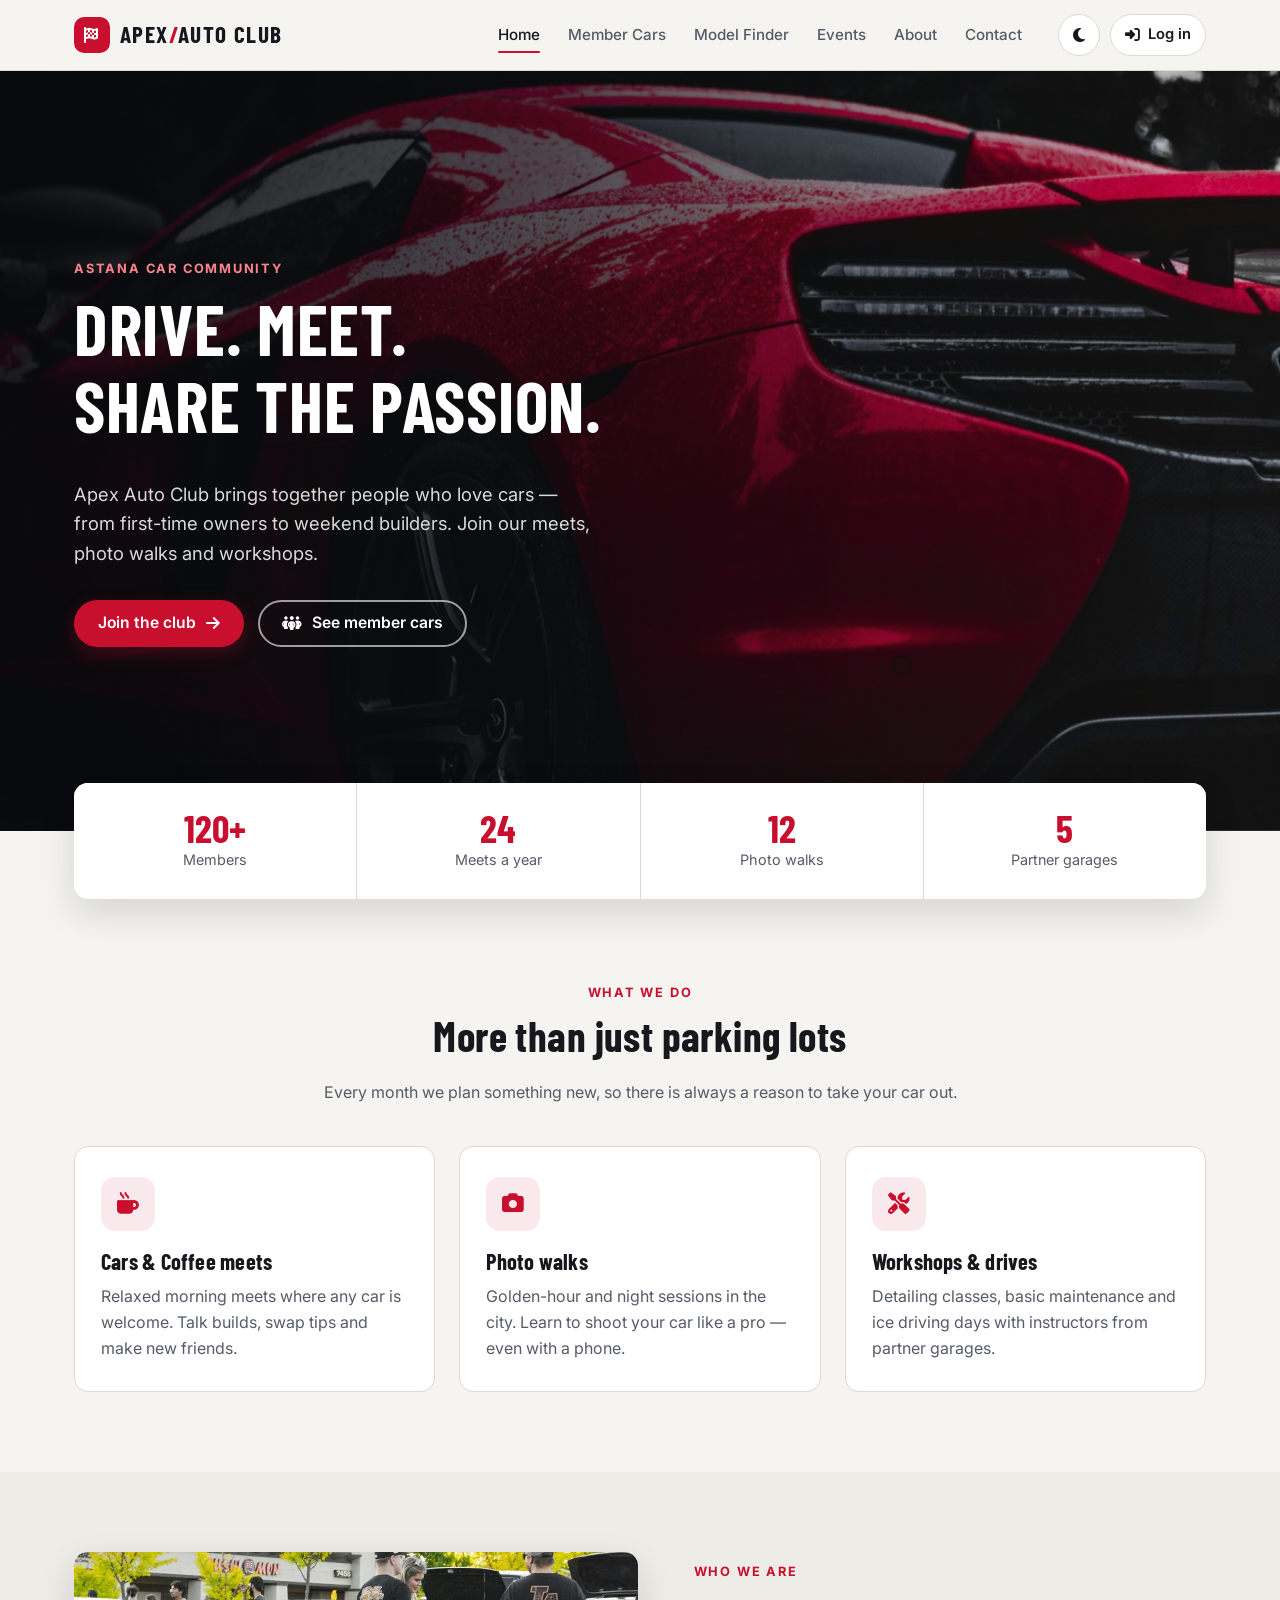
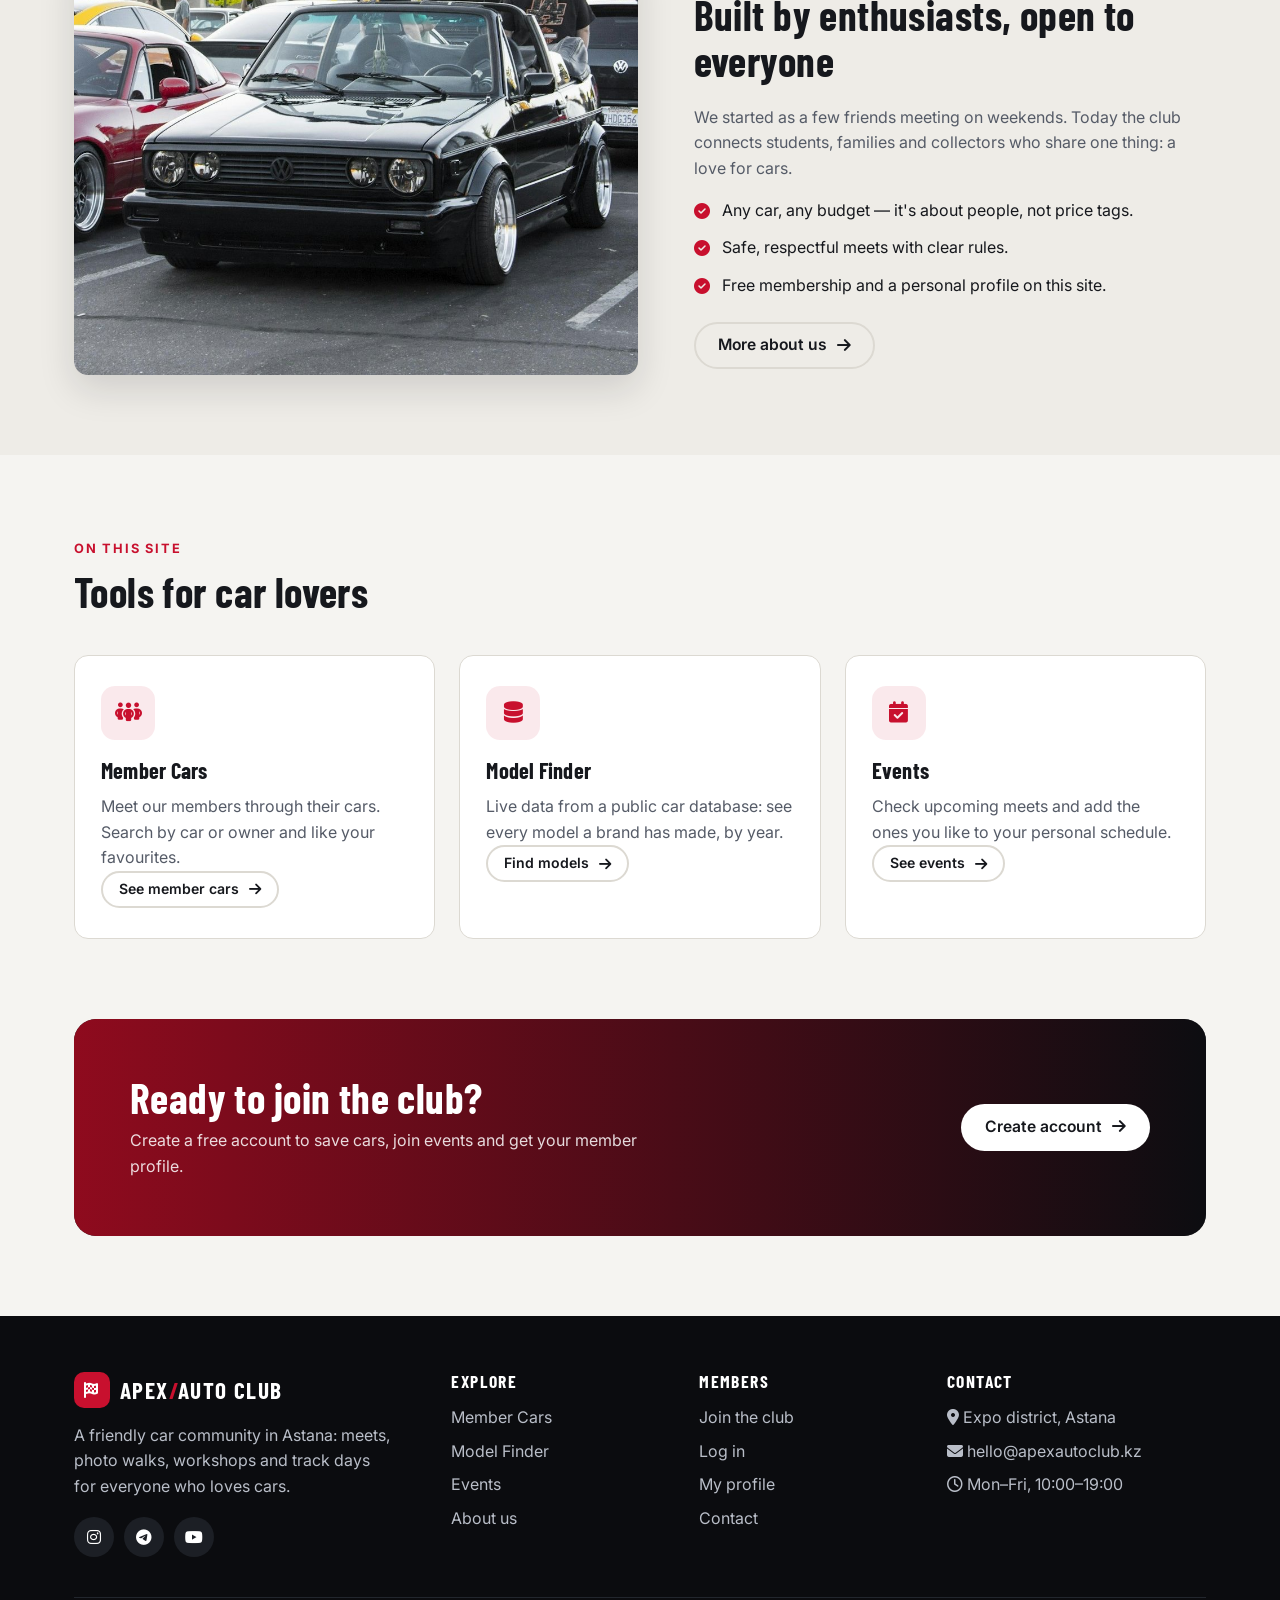
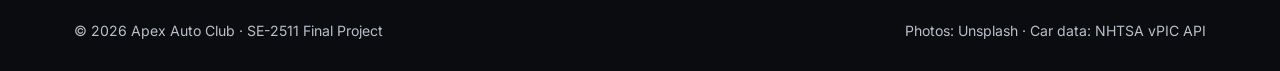
<file: index.html>
<!DOCTYPE html>
<html lang="en">
<head>
  <meta charset="UTF-8">
  <meta name="viewport" content="width=device-width, initial-scale=1.0">
  <title>Home | Apex Auto Club</title>
  <meta name="description" content="Apex Auto Club — a car community in Astana with meets, photo walks, workshops and a live car model finder.">
  <link rel="icon" href="images/favicon.svg" type="image/svg+xml">

  <!-- Fonts: Barlow Condensed (headings) + Inter (text) -->
  <link rel="preconnect" href="https://fonts.googleapis.com">
  <link rel="preconnect" href="https://fonts.gstatic.com" crossorigin>
  <link href="https://fonts.googleapis.com/css2?family=Barlow+Condensed:wght@600;700&family=Inter:wght@400;500;600;700&display=swap" rel="stylesheet">
  <!-- Icons: Font Awesome -->
  <link rel="stylesheet" href="https://cdnjs.cloudflare.com/ajax/libs/font-awesome/6.5.2/css/all.min.css">

  <link rel="stylesheet" href="css/style.css">
  <!-- loaded in <head> so the saved light/dark theme is applied before the page appears -->
  <script src="js/script.js"></script>
</head>
<body>
  <a class="visually-hidden" href="#main">Skip to content</a>

  <header class="site-header">
    <div class="container site-header__inner">
      <a class="logo" href="index.html" aria-label="Apex Auto Club — home">
        <span class="logo__mark"><i class="fa-solid fa-flag-checkered" aria-hidden="true"></i></span>
        <span>Apex<span class="logo__accent">/</span><span class="logo__text-full">Auto Club</span></span>
      </a>

      <nav class="nav" id="main-nav" aria-label="Main navigation">
        <a class="nav__link is-active" href="index.html" aria-current="page">Home</a>
        <a class="nav__link" href="cars.html">Member Cars</a>
        <a class="nav__link" href="explore.html">Model Finder</a>
        <a class="nav__link" href="events.html">Events</a>
        <a class="nav__link" href="about.html">About</a>
        <a class="nav__link" href="contact.html">Contact</a>
      </nav>

      <div class="header-actions">
        <button class="icon-btn theme-toggle" type="button" aria-label="Switch theme">
          <i class="fa-solid fa-moon" aria-hidden="true"></i>
          <i class="fa-solid fa-sun" aria-hidden="true"></i>
        </button>
        <a class="account-link" href="login.html">
          <i class="fa-solid fa-right-to-bracket" aria-hidden="true"></i><span>Log in</span>
        </a>
        <button class="icon-btn burger" type="button" aria-label="Open menu" aria-expanded="false" aria-controls="main-nav">
          <i class="fa-solid fa-bars" aria-hidden="true"></i>
        </button>
      </div>
    </div>
  </header>

  <main id="main">
    <!-- Hero -->
    <section class="hero">
      <img class="hero__bg" src="images/car-1.jpg" alt="Red supercar covered in raindrops">
      <div class="container">
        <div class="hero__content">
          <span class="eyebrow">Astana car community</span>
          <h1>Drive. Meet.<br>Share the passion.</h1>
          <p class="hero__text">Apex Auto Club brings together people who love cars — from first-time owners to weekend builders. Join our meets, photo walks and workshops.</p>
          <div class="hero__actions">
            <a class="btn btn--primary" href="signup.html">Join the club <i class="fa-solid fa-arrow-right" aria-hidden="true"></i></a>
            <a class="btn btn--outline-light" href="cars.html"><i class="fa-solid fa-people-group" aria-hidden="true"></i> See member cars</a>
          </div>
        </div>
      </div>
    </section>

    <!-- Numbers -->
    <div class="container">
      <div class="stats reveal">
        <div class="stat"><span class="stat__value" data-count="120" data-suffix="+">120+</span><span class="stat__label">Members</span></div>
        <div class="stat"><span class="stat__value" data-count="24">24</span><span class="stat__label">Meets a year</span></div>
        <div class="stat"><span class="stat__value" data-count="12">12</span><span class="stat__label">Photo walks</span></div>
        <div class="stat"><span class="stat__value" data-count="5">5</span><span class="stat__label">Partner garages</span></div>
      </div>
    </div>

    <!-- What we do -->
    <section class="section">
      <div class="container">
        <div class="section__head section__head--center reveal">
          <span class="eyebrow">What we do</span>
          <h2>More than just parking lots</h2>
          <p class="muted">Every month we plan something new, so there is always a reason to take your car out.</p>
        </div>
        <div class="grid grid--3">
          <article class="feature reveal">
            <div class="feature__icon"><i class="fa-solid fa-mug-hot" aria-hidden="true"></i></div>
            <h3>Cars &amp; Coffee meets</h3>
            <p>Relaxed morning meets where any car is welcome. Talk builds, swap tips and make new friends.</p>
          </article>
          <article class="feature reveal">
            <div class="feature__icon"><i class="fa-solid fa-camera" aria-hidden="true"></i></div>
            <h3>Photo walks</h3>
            <p>Golden-hour and night sessions in the city. Learn to shoot your car like a pro — even with a phone.</p>
          </article>
          <article class="feature reveal">
            <div class="feature__icon"><i class="fa-solid fa-screwdriver-wrench" aria-hidden="true"></i></div>
            <h3>Workshops &amp; drives</h3>
            <p>Detailing classes, basic maintenance and ice driving days with instructors from partner garages.</p>
          </article>
        </div>
      </div>
    </section>

    <!-- About preview -->
    <section class="section section--alt">
      <div class="container split">
        <img class="rounded-img reveal" src="images/cabriolet-meet.jpg" alt="Black classic cabriolet next to other cars at a club meet" loading="lazy">
        <div class="reveal">
          <span class="eyebrow">Who we are</span>
          <h2>Built by enthusiasts, open to everyone</h2>
          <p class="muted">We started as a few friends meeting on weekends. Today the club connects students, families and collectors who share one thing: a love for cars.</p>
          <ul class="check-list">
            <li><i class="fa-solid fa-circle-check" aria-hidden="true"></i><span>Any car, any budget — it's about people, not price tags.</span></li>
            <li><i class="fa-solid fa-circle-check" aria-hidden="true"></i><span>Safe, respectful meets with clear rules.</span></li>
            <li><i class="fa-solid fa-circle-check" aria-hidden="true"></i><span>Free membership and a personal profile on this site.</span></li>
          </ul>
          <a class="btn btn--ghost" href="about.html">More about us <i class="fa-solid fa-arrow-right" aria-hidden="true"></i></a>
        </div>
      </div>
    </section>

    <!-- Site features -->
    <section class="section">
      <div class="container">
        <div class="section__head reveal">
          <span class="eyebrow">On this site</span>
          <h2>Tools for car lovers</h2>
        </div>
        <div class="grid grid--3">
          <article class="feature reveal">
            <div class="feature__icon"><i class="fa-solid fa-people-group" aria-hidden="true"></i></div>
            <h3>Member Cars</h3>
            <p>Meet our members through their cars. Search by car or owner and like your favourites.</p>
            <p><a class="btn btn--ghost btn--sm" href="cars.html">See member cars <i class="fa-solid fa-arrow-right" aria-hidden="true"></i></a></p>
          </article>
          <article class="feature reveal">
            <div class="feature__icon"><i class="fa-solid fa-database" aria-hidden="true"></i></div>
            <h3>Model Finder</h3>
            <p>Live data from a public car database: see every model a brand has made, by year.</p>
            <p><a class="btn btn--ghost btn--sm" href="explore.html">Find models <i class="fa-solid fa-arrow-right" aria-hidden="true"></i></a></p>
          </article>
          <article class="feature reveal">
            <div class="feature__icon"><i class="fa-solid fa-calendar-check" aria-hidden="true"></i></div>
            <h3>Events</h3>
            <p>Check upcoming meets and add the ones you like to your personal schedule.</p>
            <p><a class="btn btn--ghost btn--sm" href="events.html">See events <i class="fa-solid fa-arrow-right" aria-hidden="true"></i></a></p>
          </article>
        </div>
      </div>
    </section>

    <!-- Call to action -->
    <section class="container">
      <div class="cta-band reveal">
        <div>
          <h2>Ready to join the club?</h2>
          <p>Create a free account to save cars, join events and get your member profile.</p>
        </div>
        <a class="btn btn--light" href="signup.html">Create account <i class="fa-solid fa-arrow-right" aria-hidden="true"></i></a>
      </div>
    </section>
  </main>

  <footer class="site-footer">
    <div class="container">
      <div class="footer-grid">
        <div>
          <a class="logo" href="index.html">
            <span class="logo__mark"><i class="fa-solid fa-flag-checkered" aria-hidden="true"></i></span>
            <span>Apex<span class="logo__accent">/</span>Auto Club</span>
          </a>
          <p>A friendly car community in Astana: meets, photo walks, workshops and track days for everyone who loves cars.</p>
          <div class="socials">
            <a href="https://www.instagram.com/" target="_blank" rel="noopener" aria-label="Instagram"><i class="fa-brands fa-instagram" aria-hidden="true"></i></a>
            <a href="https://t.me/" target="_blank" rel="noopener" aria-label="Telegram"><i class="fa-brands fa-telegram" aria-hidden="true"></i></a>
            <a href="https://www.youtube.com/" target="_blank" rel="noopener" aria-label="YouTube"><i class="fa-brands fa-youtube" aria-hidden="true"></i></a>
          </div>
        </div>
        <div>
          <h3>Explore</h3>
          <ul>
            <li><a href="cars.html">Member Cars</a></li>
            <li><a href="explore.html">Model Finder</a></li>
            <li><a href="events.html">Events</a></li>
            <li><a href="about.html">About us</a></li>
          </ul>
        </div>
        <div>
          <h3>Members</h3>
          <ul>
            <li><a href="signup.html">Join the club</a></li>
            <li><a href="login.html">Log in</a></li>
            <li><a href="profile.html">My profile</a></li>
            <li><a href="contact.html">Contact</a></li>
          </ul>
        </div>
        <div>
          <h3>Contact</h3>
          <ul>
            <li><i class="fa-solid fa-location-dot" aria-hidden="true"></i> Expo district, Astana</li>
            <li><i class="fa-solid fa-envelope" aria-hidden="true"></i> <a href="mailto:hello@apexautoclub.kz">hello@apexautoclub.kz</a></li>
            <li><i class="fa-regular fa-clock" aria-hidden="true"></i> Mon–Fri, 10:00–19:00</li>
          </ul>
        </div>
      </div>
      <div class="footer-bottom">
        <span>&copy; <span class="js-year">2026</span> Apex Auto Club · SE-2511 Final Project</span>
        <span>Photos: Unsplash · Car data: NHTSA vPIC API</span>
      </div>
    </div>
  </footer>
</body>
</html>
</file>
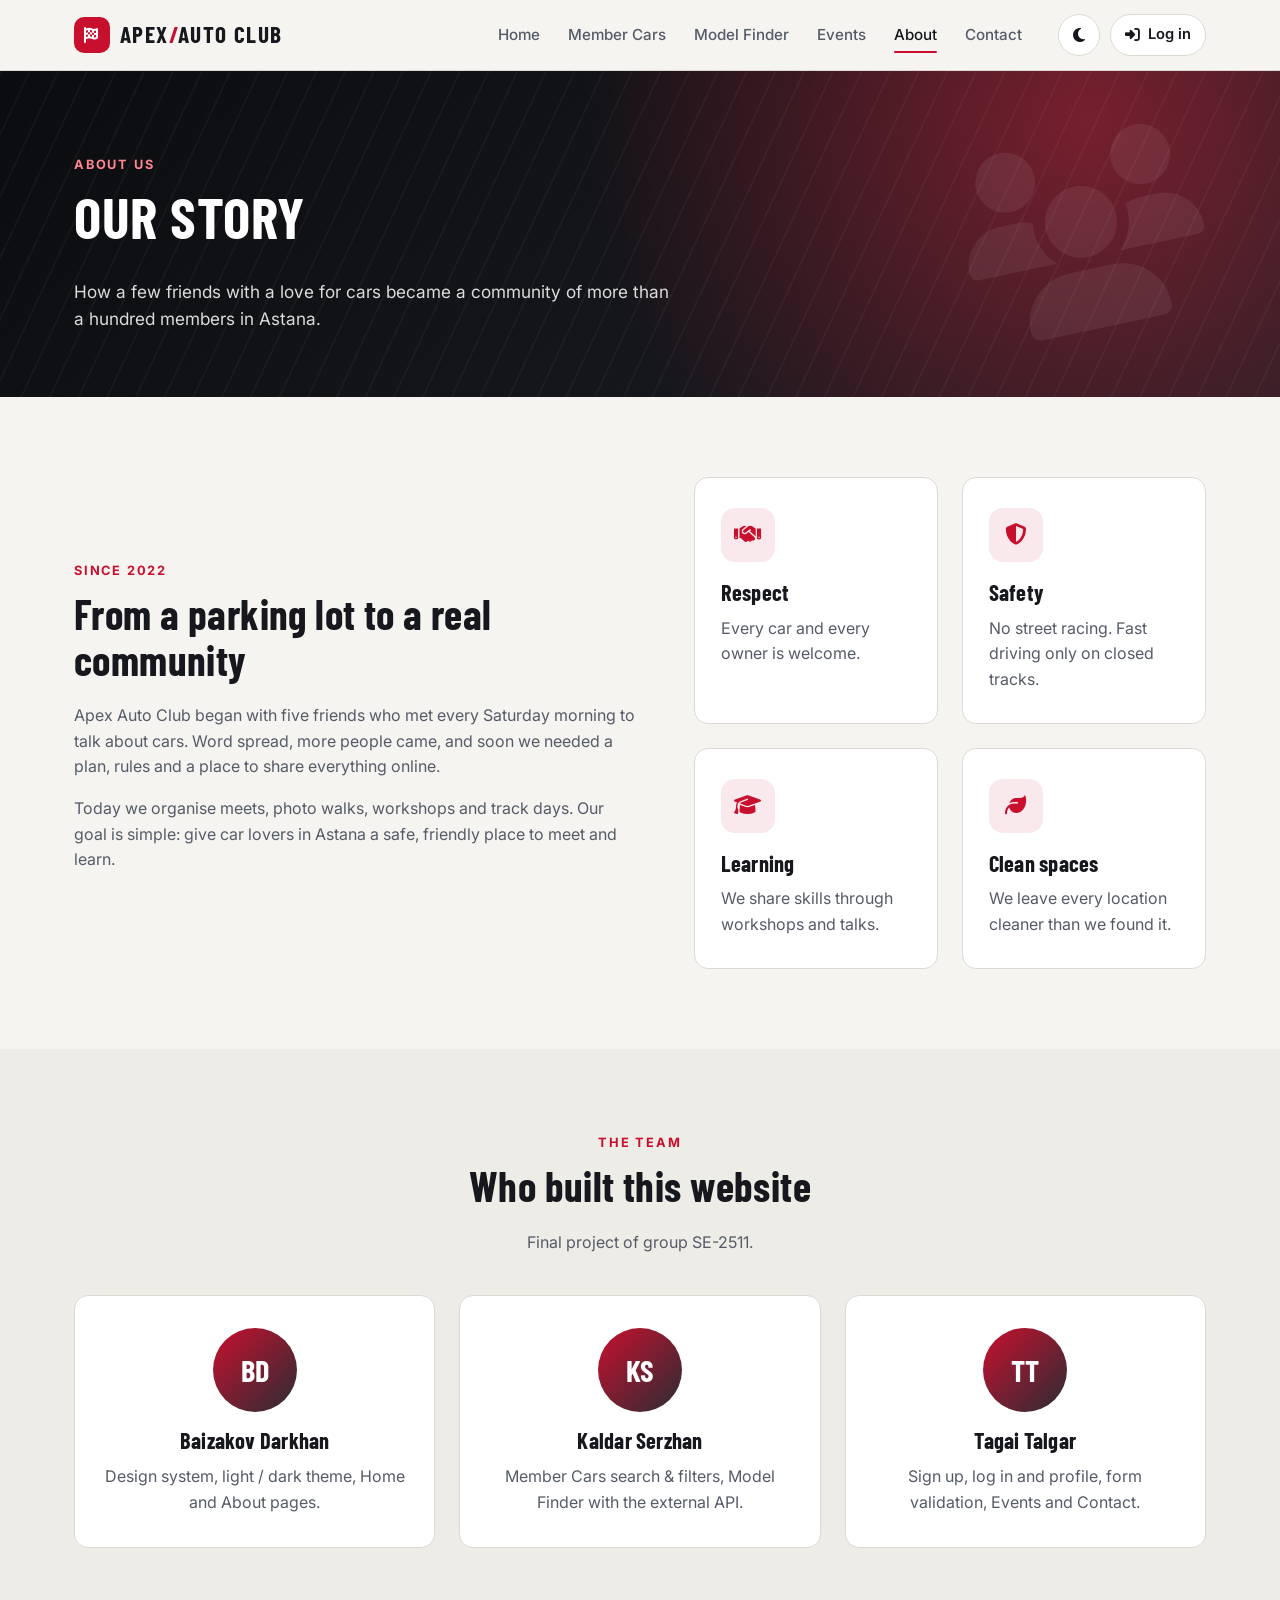
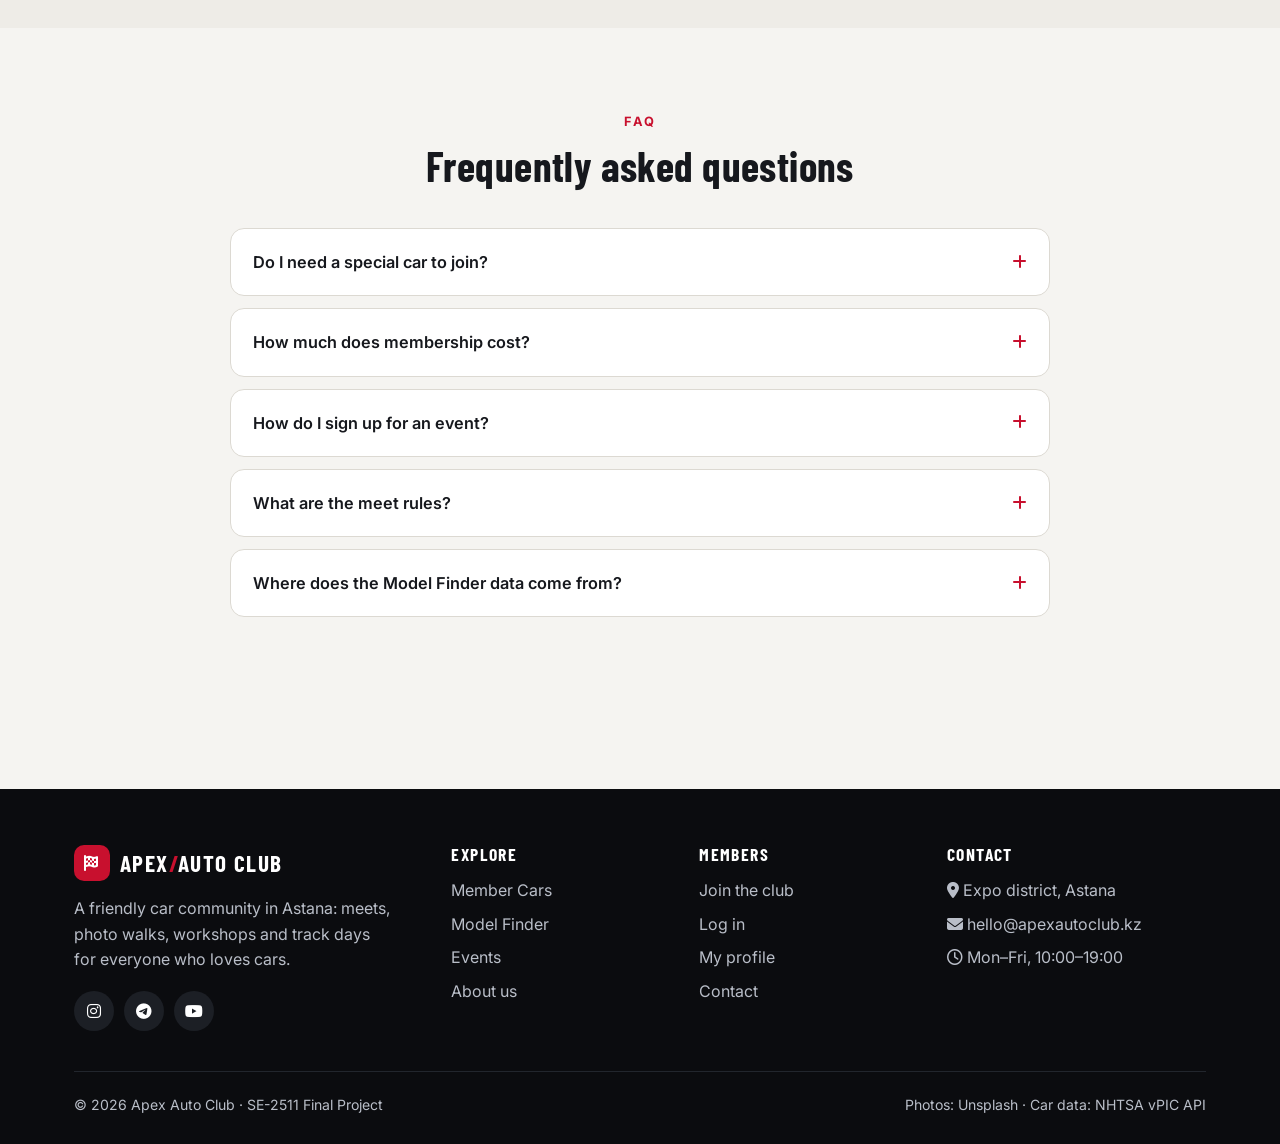
<file: about.html>
<!DOCTYPE html>
<html lang="en">
<head>
  <meta charset="UTF-8">
  <meta name="viewport" content="width=device-width, initial-scale=1.0">
  <title>About | Apex Auto Club</title>
  <meta name="description" content="About Apex Auto Club: our story, values, club rules, team and FAQ.">
  <link rel="icon" href="images/favicon.svg" type="image/svg+xml">

  <!-- Fonts: Barlow Condensed (headings) + Inter (text) -->
  <link rel="preconnect" href="https://fonts.googleapis.com">
  <link rel="preconnect" href="https://fonts.gstatic.com" crossorigin>
  <link href="https://fonts.googleapis.com/css2?family=Barlow+Condensed:wght@600;700&family=Inter:wght@400;500;600;700&display=swap" rel="stylesheet">
  <!-- Icons: Font Awesome -->
  <link rel="stylesheet" href="https://cdnjs.cloudflare.com/ajax/libs/font-awesome/6.5.2/css/all.min.css">

  <link rel="stylesheet" href="css/style.css">
  <!-- loaded in <head> so the saved light/dark theme is applied before the page appears -->
  <script src="js/script.js"></script>
</head>
<body>
  <a class="visually-hidden" href="#main">Skip to content</a>

  <header class="site-header">
    <div class="container site-header__inner">
      <a class="logo" href="index.html" aria-label="Apex Auto Club — home">
        <span class="logo__mark"><i class="fa-solid fa-flag-checkered" aria-hidden="true"></i></span>
        <span>Apex<span class="logo__accent">/</span><span class="logo__text-full">Auto Club</span></span>
      </a>

      <nav class="nav" id="main-nav" aria-label="Main navigation">
        <a class="nav__link" href="index.html">Home</a>
        <a class="nav__link" href="cars.html">Member Cars</a>
        <a class="nav__link" href="explore.html">Model Finder</a>
        <a class="nav__link" href="events.html">Events</a>
        <a class="nav__link is-active" href="about.html" aria-current="page">About</a>
        <a class="nav__link" href="contact.html">Contact</a>
      </nav>

      <div class="header-actions">
        <button class="icon-btn theme-toggle" type="button" aria-label="Switch theme">
          <i class="fa-solid fa-moon" aria-hidden="true"></i>
          <i class="fa-solid fa-sun" aria-hidden="true"></i>
        </button>
        <a class="account-link" href="login.html">
          <i class="fa-solid fa-right-to-bracket" aria-hidden="true"></i><span>Log in</span>
        </a>
        <button class="icon-btn burger" type="button" aria-label="Open menu" aria-expanded="false" aria-controls="main-nav">
          <i class="fa-solid fa-bars" aria-hidden="true"></i>
        </button>
      </div>
    </div>
  </header>

  <main id="main">
    <section class="page-hero">
      <i class="fa-solid fa-users page-hero__icon" aria-hidden="true"></i>
      <div class="container">
        <span class="eyebrow">About us</span>
        <h1>Our story</h1>
        <p>How a few friends with a love for cars became a community of more than a hundred members in Astana.</p>
      </div>
    </section>

    <section class="section">
      <div class="container split">
        <div class="reveal">
          <span class="eyebrow">Since 2022</span>
          <h2>From a parking lot to a real community</h2>
          <p class="muted">Apex Auto Club began with five friends who met every Saturday morning to talk about cars. Word spread, more people came, and soon we needed a plan, rules and a place to share everything online.</p>
          <p class="muted">Today we organise meets, photo walks, workshops and track days. Our goal is simple: give car lovers in Astana a safe, friendly place to meet and learn.</p>
        </div>
        <div class="grid grid--2 reveal">
          <article class="feature">
            <div class="feature__icon"><i class="fa-solid fa-handshake" aria-hidden="true"></i></div>
            <h3>Respect</h3>
            <p>Every car and every owner is welcome.</p>
          </article>
          <article class="feature">
            <div class="feature__icon"><i class="fa-solid fa-shield-halved" aria-hidden="true"></i></div>
            <h3>Safety</h3>
            <p>No street racing. Fast driving only on closed tracks.</p>
          </article>
          <article class="feature">
            <div class="feature__icon"><i class="fa-solid fa-graduation-cap" aria-hidden="true"></i></div>
            <h3>Learning</h3>
            <p>We share skills through workshops and talks.</p>
          </article>
          <article class="feature">
            <div class="feature__icon"><i class="fa-solid fa-leaf" aria-hidden="true"></i></div>
            <h3>Clean spaces</h3>
            <p>We leave every location cleaner than we found it.</p>
          </article>
        </div>
      </div>
    </section>

    <section class="section section--alt">
      <div class="container">
        <div class="section__head section__head--center reveal">
          <span class="eyebrow">The team</span>
          <h2>Who built this website</h2>
          <p class="muted">Final project of group SE-2511.</p>
        </div>
        <div class="grid grid--3">
          <article class="feature team-card reveal">
            <div class="avatar" aria-hidden="true">BD</div>
            <h3>Baizakov Darkhan</h3>
            <p>Design system, light / dark theme, Home and About pages.</p>
          </article>
          <article class="feature team-card reveal">
            <div class="avatar" aria-hidden="true">KS</div>
            <h3>Kaldar Serzhan</h3>
            <p>Member Cars search &amp; filters, Model Finder with the external API.</p>
          </article>
          <article class="feature team-card reveal">
            <div class="avatar" aria-hidden="true">TT</div>
            <h3>Tagai Talgar</h3>
            <p>Sign up, log in and profile, form validation, Events and Contact.</p>
          </article>
        </div>
      </div>
    </section>

    <section class="section">
      <div class="container">
        <div class="section__head section__head--center reveal">
          <span class="eyebrow">FAQ</span>
          <h2>Frequently asked questions</h2>
        </div>
        <div class="faq reveal">
          <div class="faq__item">
            <button class="faq__question" type="button" aria-expanded="false">Do I need a special car to join?<i class="fa-solid fa-plus" aria-hidden="true"></i></button>
            <div class="faq__answer"><p>No. Any car is welcome — and you can join even without a car. The club is about people who enjoy cars.</p></div>
          </div>
          <div class="faq__item">
            <button class="faq__question" type="button" aria-expanded="false">How much does membership cost?<i class="fa-solid fa-plus" aria-hidden="true"></i></button>
            <div class="faq__answer"><p>Membership is free. Some workshops and track days have a small fee to cover the venue; it is always shown on the Events page.</p></div>
          </div>
          <div class="faq__item">
            <button class="faq__question" type="button" aria-expanded="false">How do I sign up for an event?<i class="fa-solid fa-plus" aria-hidden="true"></i></button>
            <div class="faq__answer"><p>Create an account, log in, open the Events page and press “Join event”. The event will appear in your profile.</p></div>
          </div>
          <div class="faq__item">
            <button class="faq__question" type="button" aria-expanded="false">What are the meet rules?<i class="fa-solid fa-plus" aria-hidden="true"></i></button>
            <div class="faq__answer"><p>No burnouts or loud revving, ask before touching any car, keep roads clear and take your rubbish with you.</p></div>
          </div>
          <div class="faq__item">
            <button class="faq__question" type="button" aria-expanded="false">Where does the Model Finder data come from?<i class="fa-solid fa-plus" aria-hidden="true"></i></button>
            <div class="faq__answer"><p>From the free public vPIC database of the U.S. National Highway Traffic Safety Administration (NHTSA). The data loads live each time you search.</p></div>
          </div>
        </div>
      </div>
    </section>
  </main>

  <footer class="site-footer">
    <div class="container">
      <div class="footer-grid">
        <div>
          <a class="logo" href="index.html">
            <span class="logo__mark"><i class="fa-solid fa-flag-checkered" aria-hidden="true"></i></span>
            <span>Apex<span class="logo__accent">/</span>Auto Club</span>
          </a>
          <p>A friendly car community in Astana: meets, photo walks, workshops and track days for everyone who loves cars.</p>
          <div class="socials">
            <a href="https://www.instagram.com/" target="_blank" rel="noopener" aria-label="Instagram"><i class="fa-brands fa-instagram" aria-hidden="true"></i></a>
            <a href="https://t.me/" target="_blank" rel="noopener" aria-label="Telegram"><i class="fa-brands fa-telegram" aria-hidden="true"></i></a>
            <a href="https://www.youtube.com/" target="_blank" rel="noopener" aria-label="YouTube"><i class="fa-brands fa-youtube" aria-hidden="true"></i></a>
          </div>
        </div>
        <div>
          <h3>Explore</h3>
          <ul>
            <li><a href="cars.html">Member Cars</a></li>
            <li><a href="explore.html">Model Finder</a></li>
            <li><a href="events.html">Events</a></li>
            <li><a href="about.html">About us</a></li>
          </ul>
        </div>
        <div>
          <h3>Members</h3>
          <ul>
            <li><a href="signup.html">Join the club</a></li>
            <li><a href="login.html">Log in</a></li>
            <li><a href="profile.html">My profile</a></li>
            <li><a href="contact.html">Contact</a></li>
          </ul>
        </div>
        <div>
          <h3>Contact</h3>
          <ul>
            <li><i class="fa-solid fa-location-dot" aria-hidden="true"></i> Expo district, Astana</li>
            <li><i class="fa-solid fa-envelope" aria-hidden="true"></i> <a href="mailto:hello@apexautoclub.kz">hello@apexautoclub.kz</a></li>
            <li><i class="fa-regular fa-clock" aria-hidden="true"></i> Mon–Fri, 10:00–19:00</li>
          </ul>
        </div>
      </div>
      <div class="footer-bottom">
        <span>&copy; <span class="js-year">2026</span> Apex Auto Club · SE-2511 Final Project</span>
        <span>Photos: Unsplash · Car data: NHTSA vPIC API</span>
      </div>
    </div>
  </footer>
</body>
</html>
</file>
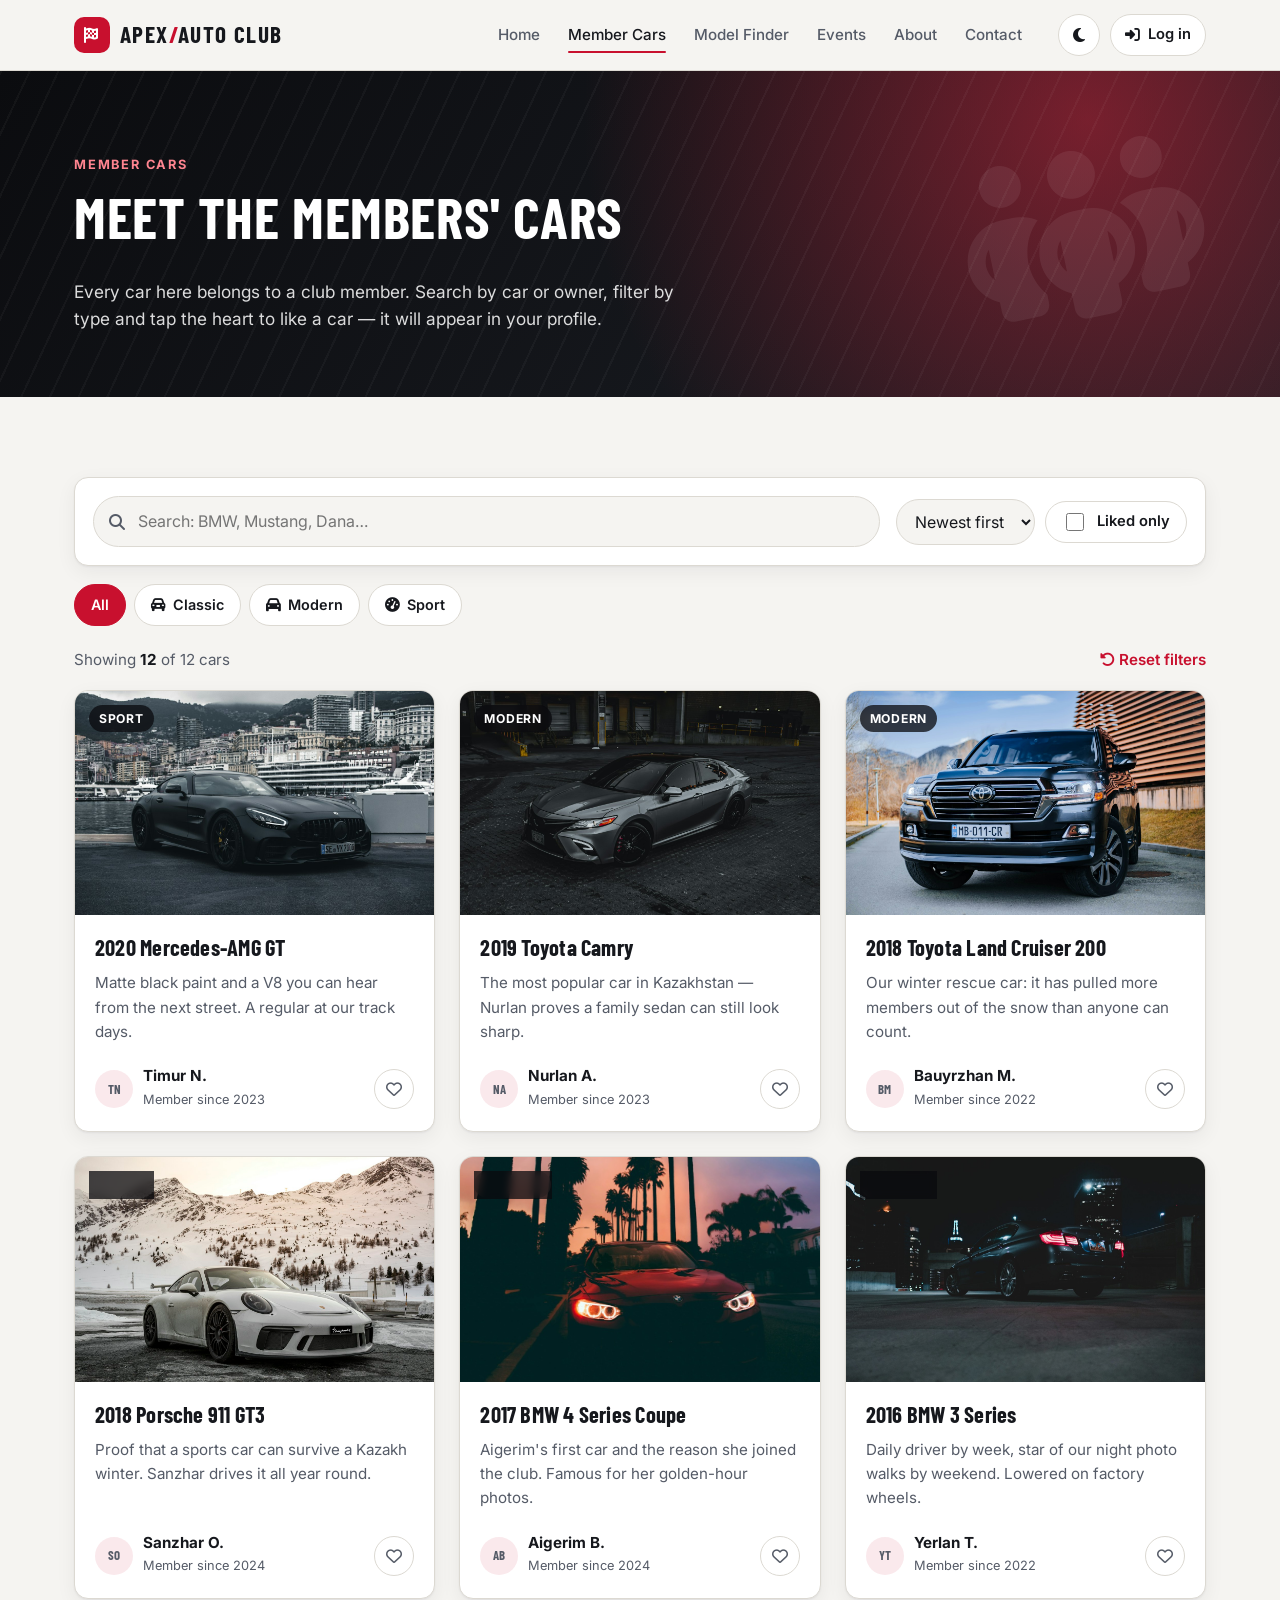
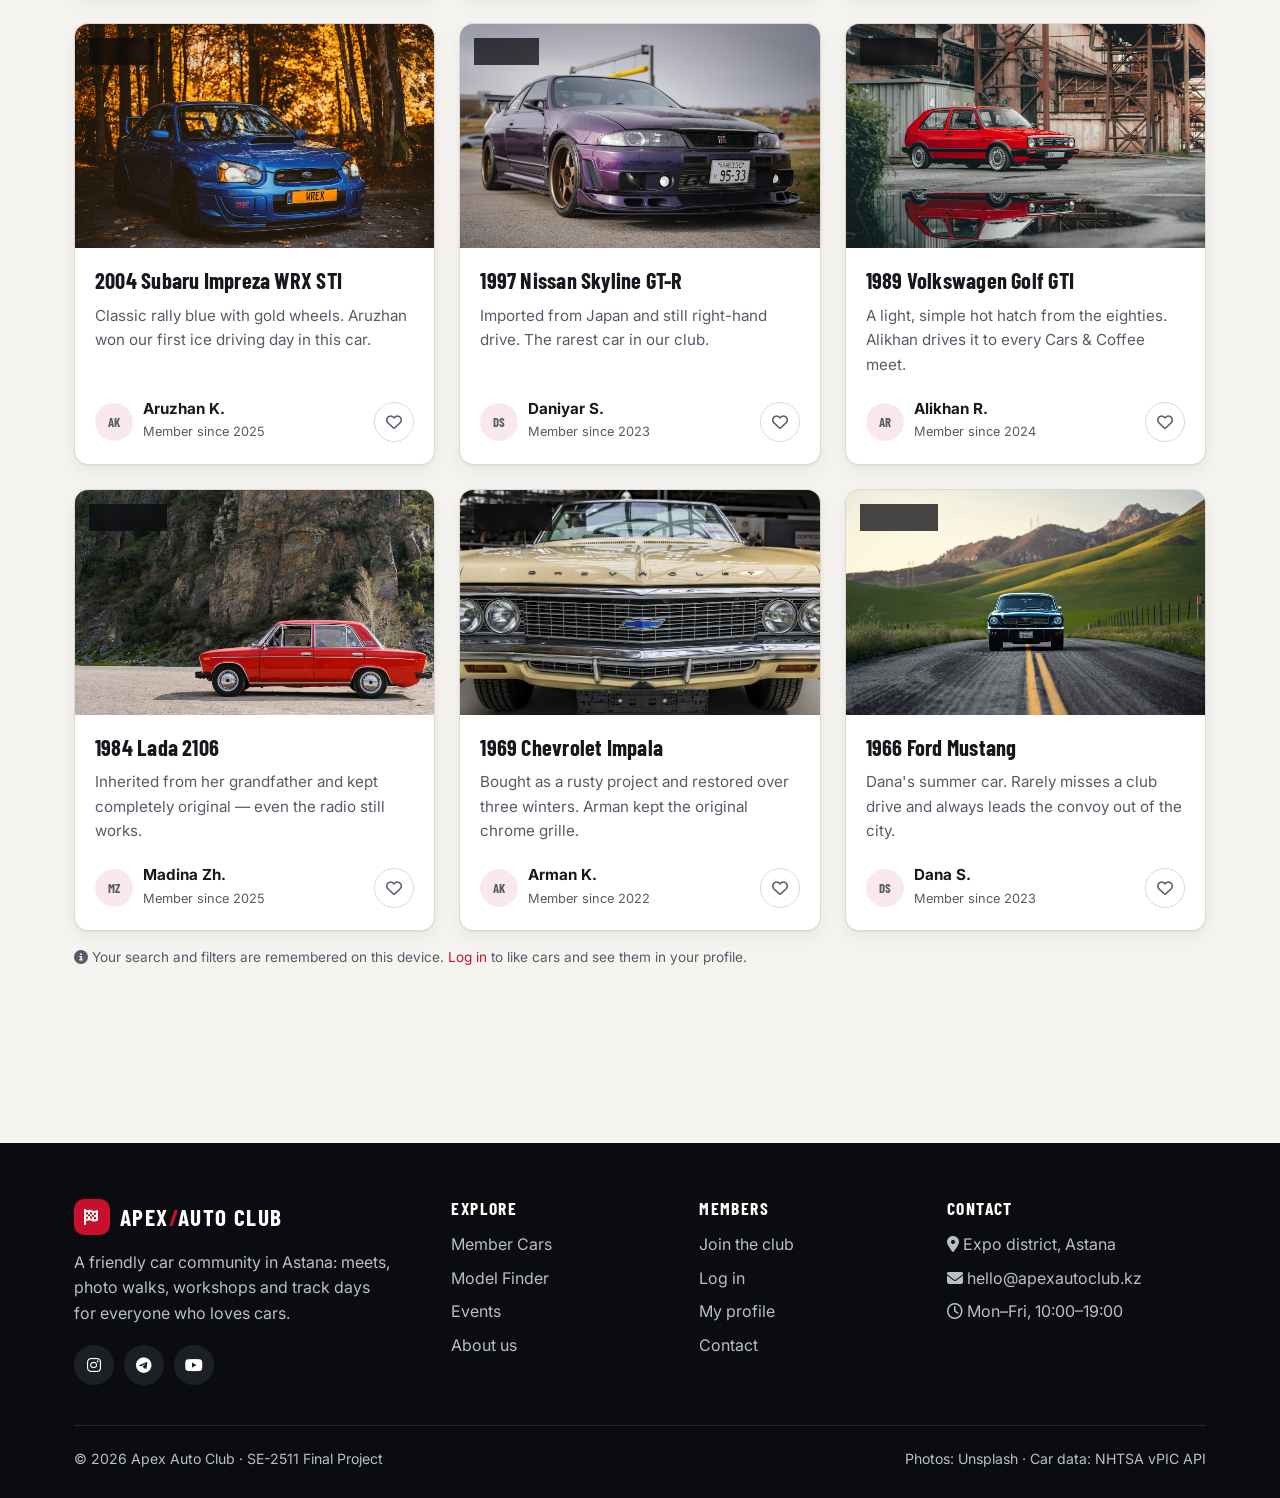
<file: cars.html>
<!DOCTYPE html>
<html lang="en">
<head>
  <meta charset="UTF-8">
  <meta name="viewport" content="width=device-width, initial-scale=1.0">
  <title>Member Cars | Apex Auto Club</title>
  <meta name="description" content="Browse, search and filter cars photographed at Apex Auto Club meets and save your favourites.">
  <link rel="icon" href="images/favicon.svg" type="image/svg+xml">

  <!-- Fonts: Barlow Condensed (headings) + Inter (text) -->
  <link rel="preconnect" href="https://fonts.googleapis.com">
  <link rel="preconnect" href="https://fonts.gstatic.com" crossorigin>
  <link href="https://fonts.googleapis.com/css2?family=Barlow+Condensed:wght@600;700&family=Inter:wght@400;500;600;700&display=swap" rel="stylesheet">
  <!-- Icons: Font Awesome -->
  <link rel="stylesheet" href="https://cdnjs.cloudflare.com/ajax/libs/font-awesome/6.5.2/css/all.min.css">

  <link rel="stylesheet" href="css/style.css">
  <!-- loaded in <head> so the saved light/dark theme is applied before the page appears -->
  <script src="js/script.js"></script>
</head>
<body>
  <a class="visually-hidden" href="#main">Skip to content</a>

  <header class="site-header">
    <div class="container site-header__inner">
      <a class="logo" href="index.html" aria-label="Apex Auto Club — home">
        <span class="logo__mark"><i class="fa-solid fa-flag-checkered" aria-hidden="true"></i></span>
        <span>Apex<span class="logo__accent">/</span><span class="logo__text-full">Auto Club</span></span>
      </a>

      <nav class="nav" id="main-nav" aria-label="Main navigation">
        <a class="nav__link" href="index.html">Home</a>
        <a class="nav__link is-active" href="cars.html" aria-current="page">Member Cars</a>
        <a class="nav__link" href="explore.html">Model Finder</a>
        <a class="nav__link" href="events.html">Events</a>
        <a class="nav__link" href="about.html">About</a>
        <a class="nav__link" href="contact.html">Contact</a>
      </nav>

      <div class="header-actions">
        <button class="icon-btn theme-toggle" type="button" aria-label="Switch theme">
          <i class="fa-solid fa-moon" aria-hidden="true"></i>
          <i class="fa-solid fa-sun" aria-hidden="true"></i>
        </button>
        <a class="account-link" href="login.html">
          <i class="fa-solid fa-right-to-bracket" aria-hidden="true"></i><span>Log in</span>
        </a>
        <button class="icon-btn burger" type="button" aria-label="Open menu" aria-expanded="false" aria-controls="main-nav">
          <i class="fa-solid fa-bars" aria-hidden="true"></i>
        </button>
      </div>
    </div>
  </header>

  <main id="main">
    <section class="page-hero">
      <i class="fa-solid fa-people-group page-hero__icon" aria-hidden="true"></i>
      <div class="container">
        <span class="eyebrow">Member cars</span>
        <h1>Meet the members&#39; cars</h1>
        <p>Every car here belongs to a club member. Search by car or owner, filter by type and tap the heart to like a car — it will appear in your profile.</p>
      </div>
    </section>

    <section class="section">
      <div class="container">
        <div class="toolbar">
          <div class="search-box">
            <i class="fa-solid fa-magnifying-glass" aria-hidden="true"></i>
            <label for="garage-search" class="visually-hidden">Search cars</label>
            <input id="garage-search" type="search" placeholder="Search: BMW, Mustang, Dana…" autocomplete="off">
          </div>
          <div class="toolbar__controls">
            <label for="garage-sort" class="visually-hidden">Sort cars</label>
            <select id="garage-sort" class="select">
              <option value="newest">Newest first</option>
              <option value="oldest">Oldest first</option>
              <option value="az">Name A–Z</option>
            </select>
            <label class="checkbox chip">
              <input type="checkbox" id="saved-only"> Liked only
            </label>
          </div>
        </div>

        <div class="chips" role="group" aria-label="Filter by category">
          <button class="chip" type="button" data-category="all">All</button>
          <button class="chip" type="button" data-category="classic"><i class="fa-solid fa-car-rear" aria-hidden="true"></i> Classic</button>
          <button class="chip" type="button" data-category="modern"><i class="fa-solid fa-car" aria-hidden="true"></i> Modern</button>
          <button class="chip" type="button" data-category="sport"><i class="fa-solid fa-gauge-high" aria-hidden="true"></i> Sport</button>
        </div>

        <div class="results-bar">
          <span id="garage-count" aria-live="polite"></span>
          <button class="link-btn" type="button" id="garage-reset"><i class="fa-solid fa-rotate-left" aria-hidden="true"></i> Reset filters</button>
        </div>

        <div class="grid grid--3" id="garage-grid"></div>

        <p class="api-note"><i class="fa-solid fa-circle-info" aria-hidden="true"></i> Your search and filters are remembered on this device. <a href="login.html">Log in</a> to like cars and see them in your profile.</p>
      </div>
    </section>
  </main>

  <footer class="site-footer">
    <div class="container">
      <div class="footer-grid">
        <div>
          <a class="logo" href="index.html">
            <span class="logo__mark"><i class="fa-solid fa-flag-checkered" aria-hidden="true"></i></span>
            <span>Apex<span class="logo__accent">/</span>Auto Club</span>
          </a>
          <p>A friendly car community in Astana: meets, photo walks, workshops and track days for everyone who loves cars.</p>
          <div class="socials">
            <a href="https://www.instagram.com/" target="_blank" rel="noopener" aria-label="Instagram"><i class="fa-brands fa-instagram" aria-hidden="true"></i></a>
            <a href="https://t.me/" target="_blank" rel="noopener" aria-label="Telegram"><i class="fa-brands fa-telegram" aria-hidden="true"></i></a>
            <a href="https://www.youtube.com/" target="_blank" rel="noopener" aria-label="YouTube"><i class="fa-brands fa-youtube" aria-hidden="true"></i></a>
          </div>
        </div>
        <div>
          <h3>Explore</h3>
          <ul>
            <li><a href="cars.html">Member Cars</a></li>
            <li><a href="explore.html">Model Finder</a></li>
            <li><a href="events.html">Events</a></li>
            <li><a href="about.html">About us</a></li>
          </ul>
        </div>
        <div>
          <h3>Members</h3>
          <ul>
            <li><a href="signup.html">Join the club</a></li>
            <li><a href="login.html">Log in</a></li>
            <li><a href="profile.html">My profile</a></li>
            <li><a href="contact.html">Contact</a></li>
          </ul>
        </div>
        <div>
          <h3>Contact</h3>
          <ul>
            <li><i class="fa-solid fa-location-dot" aria-hidden="true"></i> Expo district, Astana</li>
            <li><i class="fa-solid fa-envelope" aria-hidden="true"></i> <a href="mailto:hello@apexautoclub.kz">hello@apexautoclub.kz</a></li>
            <li><i class="fa-regular fa-clock" aria-hidden="true"></i> Mon–Fri, 10:00–19:00</li>
          </ul>
        </div>
      </div>
      <div class="footer-bottom">
        <span>&copy; <span class="js-year">2026</span> Apex Auto Club · SE-2511 Final Project</span>
        <span>Photos: Unsplash · Car data: NHTSA vPIC API</span>
      </div>
    </div>
  </footer>
</body>
</html>
</file>
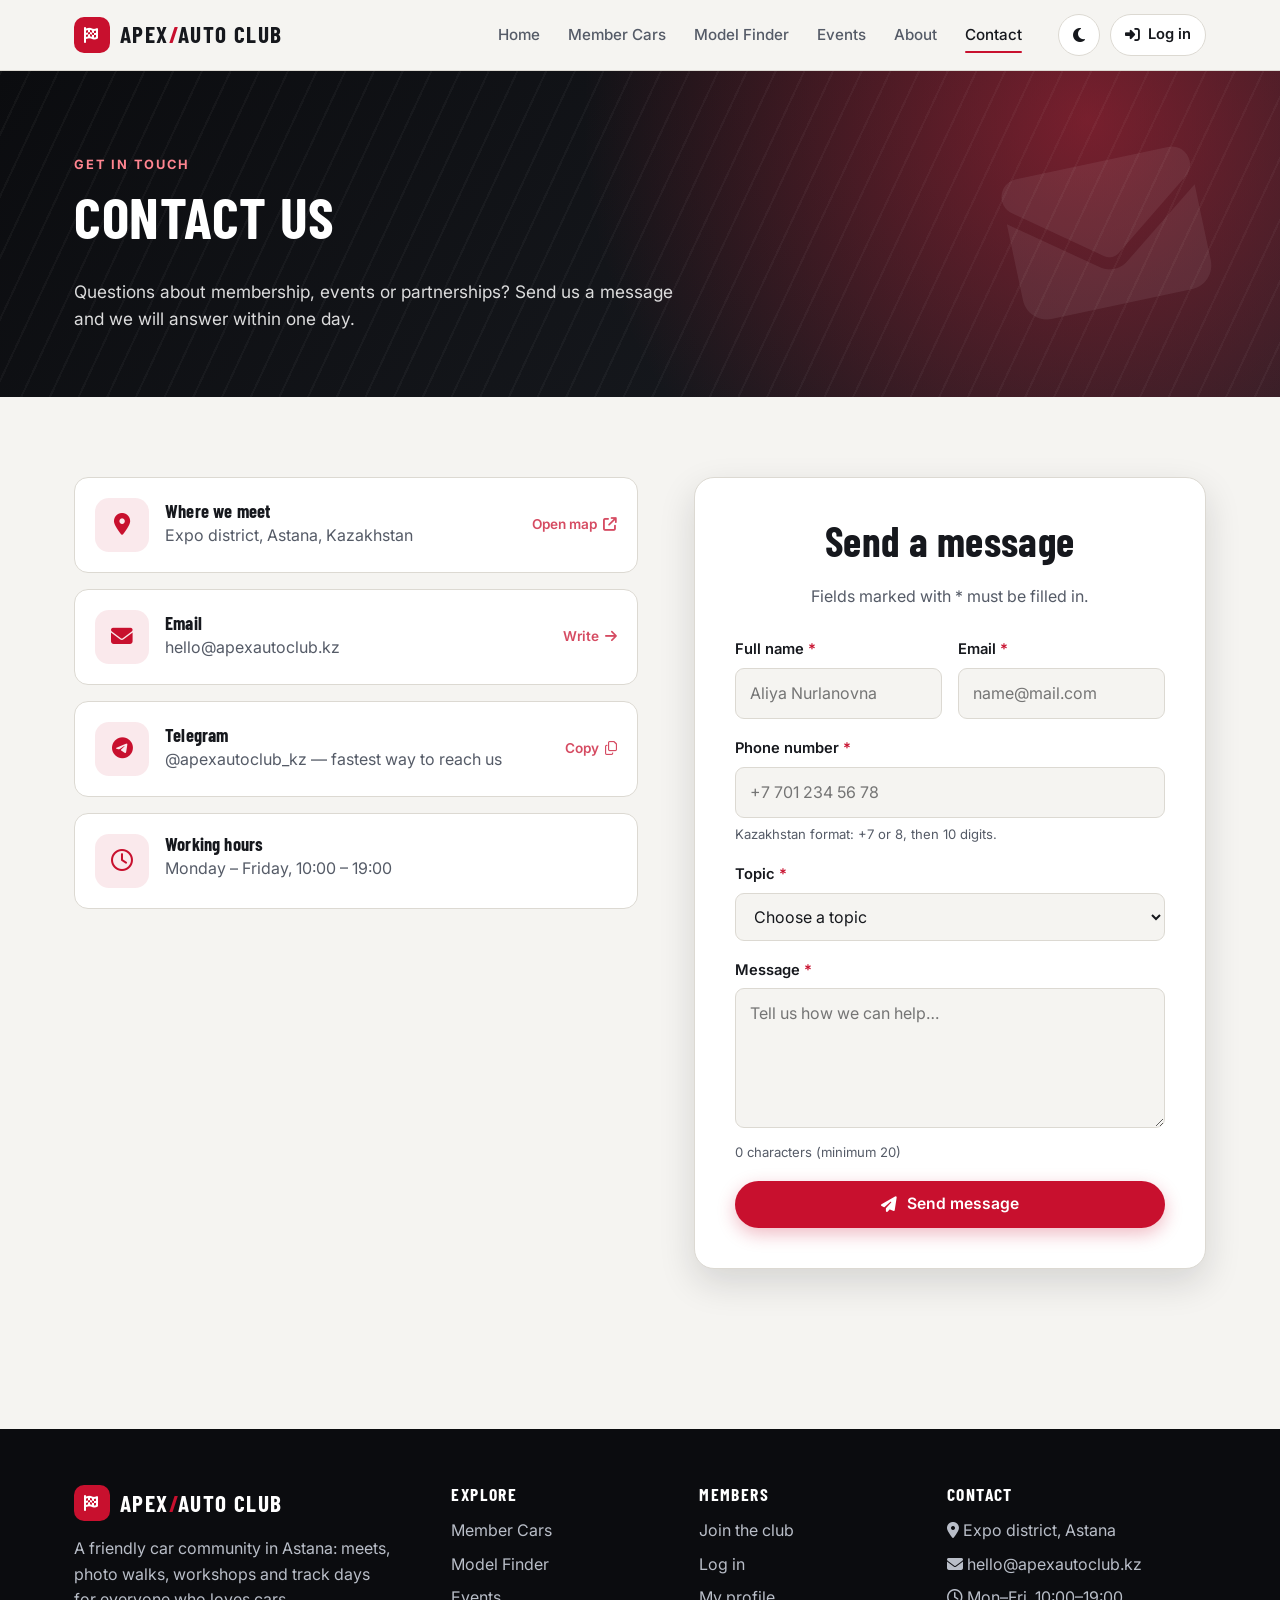
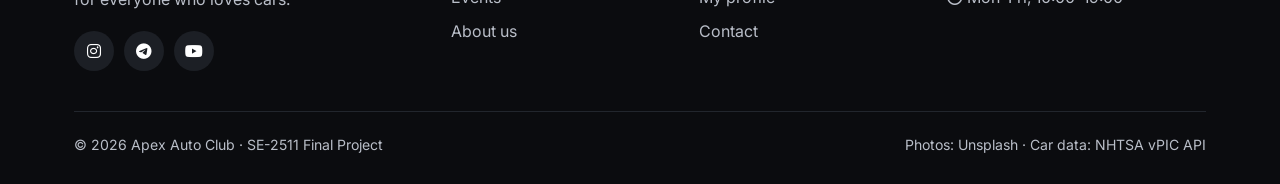
<file: contact.html>
<!DOCTYPE html>
<html lang="en">
<head>
  <meta charset="UTF-8">
  <meta name="viewport" content="width=device-width, initial-scale=1.0">
  <title>Contact | Apex Auto Club</title>
  <meta name="description" content="Contact Apex Auto Club about membership, events or partnerships.">
  <link rel="icon" href="images/favicon.svg" type="image/svg+xml">

  <!-- Fonts: Barlow Condensed (headings) + Inter (text) -->
  <link rel="preconnect" href="https://fonts.googleapis.com">
  <link rel="preconnect" href="https://fonts.gstatic.com" crossorigin>
  <link href="https://fonts.googleapis.com/css2?family=Barlow+Condensed:wght@600;700&family=Inter:wght@400;500;600;700&display=swap" rel="stylesheet">
  <!-- Icons: Font Awesome -->
  <link rel="stylesheet" href="https://cdnjs.cloudflare.com/ajax/libs/font-awesome/6.5.2/css/all.min.css">

  <link rel="stylesheet" href="css/style.css">
  <!-- loaded in <head> so the saved light/dark theme is applied before the page appears -->
  <script src="js/script.js"></script>
</head>
<body>
  <a class="visually-hidden" href="#main">Skip to content</a>

  <header class="site-header">
    <div class="container site-header__inner">
      <a class="logo" href="index.html" aria-label="Apex Auto Club — home">
        <span class="logo__mark"><i class="fa-solid fa-flag-checkered" aria-hidden="true"></i></span>
        <span>Apex<span class="logo__accent">/</span><span class="logo__text-full">Auto Club</span></span>
      </a>

      <nav class="nav" id="main-nav" aria-label="Main navigation">
        <a class="nav__link" href="index.html">Home</a>
        <a class="nav__link" href="cars.html">Member Cars</a>
        <a class="nav__link" href="explore.html">Model Finder</a>
        <a class="nav__link" href="events.html">Events</a>
        <a class="nav__link" href="about.html">About</a>
        <a class="nav__link is-active" href="contact.html" aria-current="page">Contact</a>
      </nav>

      <div class="header-actions">
        <button class="icon-btn theme-toggle" type="button" aria-label="Switch theme">
          <i class="fa-solid fa-moon" aria-hidden="true"></i>
          <i class="fa-solid fa-sun" aria-hidden="true"></i>
        </button>
        <a class="account-link" href="login.html">
          <i class="fa-solid fa-right-to-bracket" aria-hidden="true"></i><span>Log in</span>
        </a>
        <button class="icon-btn burger" type="button" aria-label="Open menu" aria-expanded="false" aria-controls="main-nav">
          <i class="fa-solid fa-bars" aria-hidden="true"></i>
        </button>
      </div>
    </div>
  </header>

  <main id="main">
    <section class="page-hero">
      <i class="fa-solid fa-envelope page-hero__icon" aria-hidden="true"></i>
      <div class="container">
        <span class="eyebrow">Get in touch</span>
        <h1>Contact us</h1>
        <p>Questions about membership, events or partnerships? Send us a message and we will answer within one day.</p>
      </div>
    </section>

    <section class="section">
      <div class="container split">
        <div class="contact-info reveal">
          <!-- clickable cards: map, email and Telegram; working hours is plain information -->
          <a class="contact-item" href="https://www.google.com/maps/search/?api=1&amp;query=EXPO+Astana" target="_blank" rel="noopener">
            <div class="feature__icon"><i class="fa-solid fa-location-dot" aria-hidden="true"></i></div>
            <div><h3>Where we meet</h3><p>Expo district, Astana, Kazakhstan</p></div>
            <span class="contact-item__action">Open map <i class="fa-solid fa-arrow-up-right-from-square" aria-hidden="true"></i></span>
          </a>
          <a class="contact-item" href="mailto:hello@apexautoclub.kz">
            <div class="feature__icon"><i class="fa-solid fa-envelope" aria-hidden="true"></i></div>
            <div><h3>Email</h3><p>hello@apexautoclub.kz</p></div>
            <span class="contact-item__action">Write <i class="fa-solid fa-arrow-right" aria-hidden="true"></i></span>
          </a>
          <button class="contact-item" type="button" data-copy="@apexautoclub_kz">
            <div class="feature__icon"><i class="fa-brands fa-telegram" aria-hidden="true"></i></div>
            <div><h3>Telegram</h3><p>@apexautoclub_kz — fastest way to reach us</p></div>
            <span class="contact-item__action">Copy <i class="fa-regular fa-copy" aria-hidden="true"></i></span>
          </button>
          <div class="contact-item contact-item--static">
            <div class="feature__icon"><i class="fa-regular fa-clock" aria-hidden="true"></i></div>
            <div><h3>Working hours</h3><p>Monday – Friday, 10:00 – 19:00</p></div>
          </div>
        </div>

        <form class="form-card reveal" id="contact-form" novalidate>
          <div class="form-card__head">
            <h2>Send a message</h2>
            <p class="muted">Fields marked with <span class="req">*</span> must be filled in.</p>
          </div>
          <div class="form-alert" role="alert"></div>
          <div class="form-row">
          <div class="field">
            <label for="contact-name">Full name <span class="req" aria-hidden="true">*</span></label>
            <input class="input" id="contact-name" name="name" type="text" placeholder="Aliya Nurlanovna" autocomplete="name" aria-describedby="contact-name-error">
            <span class="field__error" id="contact-name-error" aria-live="polite"></span>
          </div>
          <div class="field">
            <label for="contact-email">Email <span class="req" aria-hidden="true">*</span></label>
            <input class="input" id="contact-email" name="email" type="text" placeholder="name@mail.com" autocomplete="email" inputmode="email" aria-describedby="contact-email-error">
            <span class="field__error" id="contact-email-error" aria-live="polite"></span>
          </div>
          </div>
          <div class="field">
            <label for="contact-phone">Phone number <span class="req" aria-hidden="true">*</span></label>
            <input class="input" id="contact-phone" name="phone" type="tel" placeholder="+7 701 234 56 78" autocomplete="tel" aria-describedby="contact-phone-error contact-phone-hint">
            <small class="field__hint" id="contact-phone-hint">Kazakhstan format: +7 or 8, then 10 digits.</small>
            <span class="field__error" id="contact-phone-error" aria-live="polite"></span>
          </div>
          <div class="field">
            <label for="contact-topic">Topic <span class="req" aria-hidden="true">*</span></label>
            <select class="input" id="contact-topic" name="topic" aria-describedby="contact-topic-error">
              <option value="">Choose a topic</option>
              <option value="membership">Membership</option>
              <option value="events">Events</option>
              <option value="partnership">Partnership</option>
              <option value="other">Other</option>
            </select>
            <span class="field__error" id="contact-topic-error" aria-live="polite"></span>
          </div>
          <div class="field">
            <label for="contact-message">Message <span class="req" aria-hidden="true">*</span></label>
            <textarea class="input" id="contact-message" name="message" placeholder="Tell us how we can help…" aria-describedby="contact-message-error message-counter"></textarea>
            <small class="field__hint" id="message-counter">0 characters (minimum 20)</small>
            <span class="field__error" id="contact-message-error" aria-live="polite"></span>
          </div>
          <button class="btn btn--primary btn--block" type="submit"><i class="fa-solid fa-paper-plane" aria-hidden="true"></i> Send message</button>
        </form>
      </div>
    </section>
  </main>

  <footer class="site-footer">
    <div class="container">
      <div class="footer-grid">
        <div>
          <a class="logo" href="index.html">
            <span class="logo__mark"><i class="fa-solid fa-flag-checkered" aria-hidden="true"></i></span>
            <span>Apex<span class="logo__accent">/</span>Auto Club</span>
          </a>
          <p>A friendly car community in Astana: meets, photo walks, workshops and track days for everyone who loves cars.</p>
          <div class="socials">
            <a href="https://www.instagram.com/" target="_blank" rel="noopener" aria-label="Instagram"><i class="fa-brands fa-instagram" aria-hidden="true"></i></a>
            <a href="https://t.me/" target="_blank" rel="noopener" aria-label="Telegram"><i class="fa-brands fa-telegram" aria-hidden="true"></i></a>
            <a href="https://www.youtube.com/" target="_blank" rel="noopener" aria-label="YouTube"><i class="fa-brands fa-youtube" aria-hidden="true"></i></a>
          </div>
        </div>
        <div>
          <h3>Explore</h3>
          <ul>
            <li><a href="cars.html">Member Cars</a></li>
            <li><a href="explore.html">Model Finder</a></li>
            <li><a href="events.html">Events</a></li>
            <li><a href="about.html">About us</a></li>
          </ul>
        </div>
        <div>
          <h3>Members</h3>
          <ul>
            <li><a href="signup.html">Join the club</a></li>
            <li><a href="login.html">Log in</a></li>
            <li><a href="profile.html">My profile</a></li>
            <li><a href="contact.html">Contact</a></li>
          </ul>
        </div>
        <div>
          <h3>Contact</h3>
          <ul>
            <li><i class="fa-solid fa-location-dot" aria-hidden="true"></i> Expo district, Astana</li>
            <li><i class="fa-solid fa-envelope" aria-hidden="true"></i> <a href="mailto:hello@apexautoclub.kz">hello@apexautoclub.kz</a></li>
            <li><i class="fa-regular fa-clock" aria-hidden="true"></i> Mon–Fri, 10:00–19:00</li>
          </ul>
        </div>
      </div>
      <div class="footer-bottom">
        <span>&copy; <span class="js-year">2026</span> Apex Auto Club · SE-2511 Final Project</span>
        <span>Photos: Unsplash · Car data: NHTSA vPIC API</span>
      </div>
    </div>
  </footer>
</body>
</html>
</file>
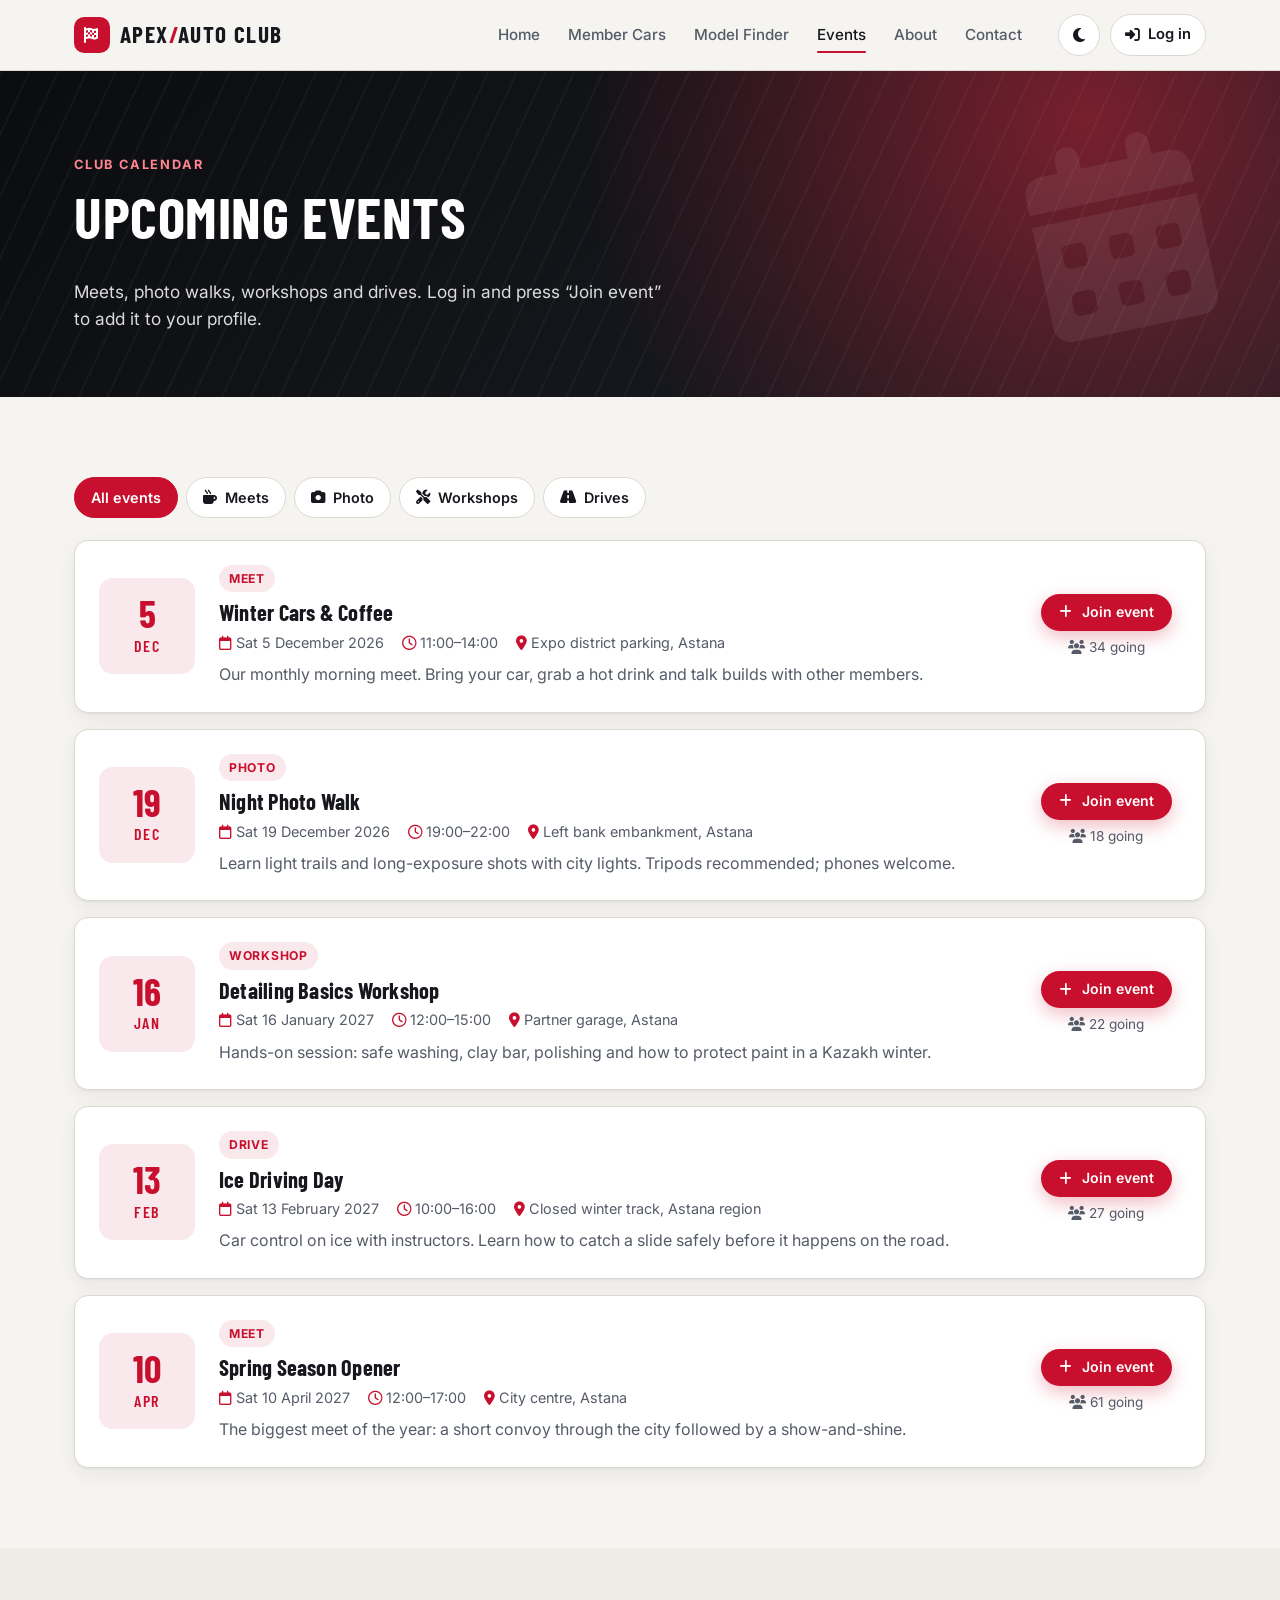
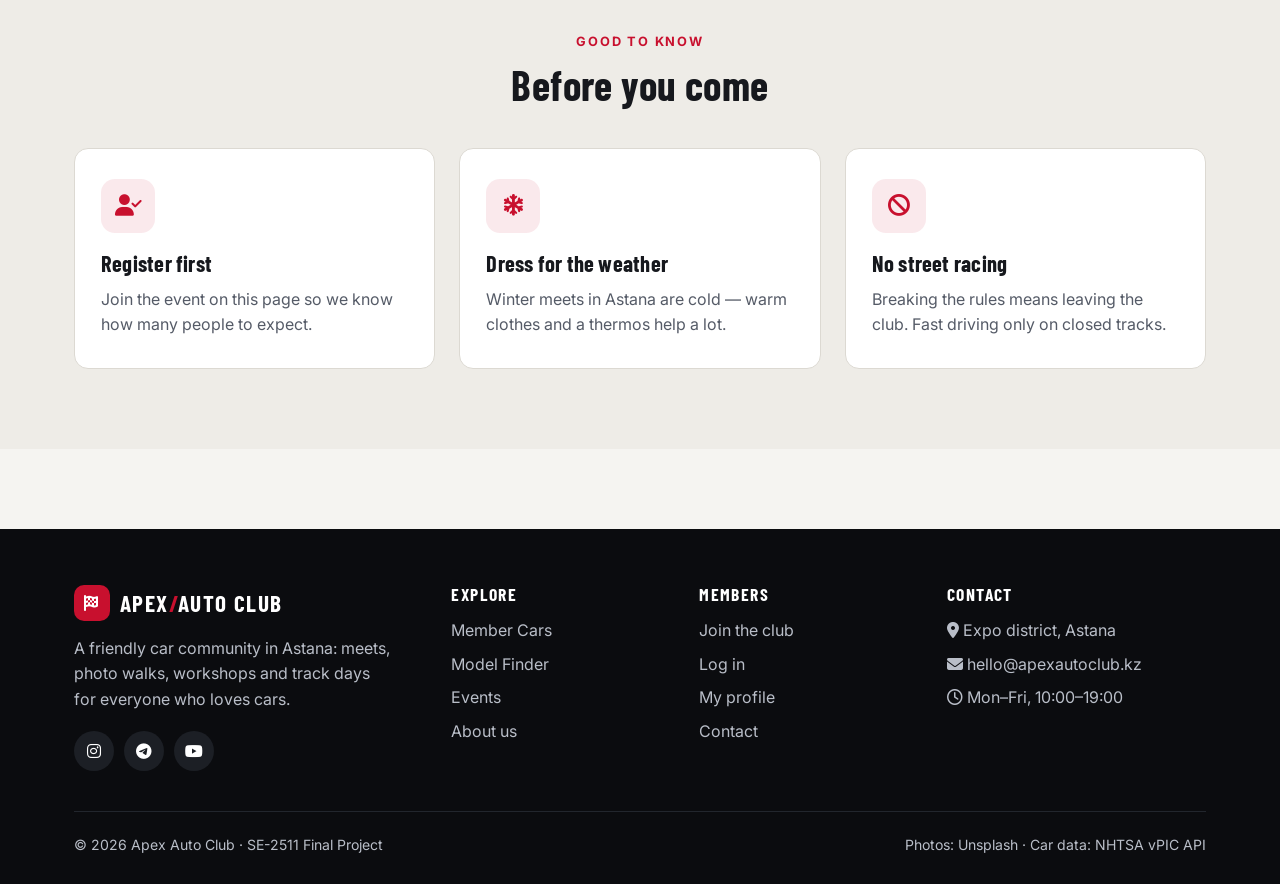
<file: events.html>
<!DOCTYPE html>
<html lang="en">
<head>
  <meta charset="UTF-8">
  <meta name="viewport" content="width=device-width, initial-scale=1.0">
  <title>Events | Apex Auto Club</title>
  <meta name="description" content="Upcoming Apex Auto Club meets, photo walks, workshops and drives in Astana.">
  <link rel="icon" href="images/favicon.svg" type="image/svg+xml">

  <!-- Fonts: Barlow Condensed (headings) + Inter (text) -->
  <link rel="preconnect" href="https://fonts.googleapis.com">
  <link rel="preconnect" href="https://fonts.gstatic.com" crossorigin>
  <link href="https://fonts.googleapis.com/css2?family=Barlow+Condensed:wght@600;700&family=Inter:wght@400;500;600;700&display=swap" rel="stylesheet">
  <!-- Icons: Font Awesome -->
  <link rel="stylesheet" href="https://cdnjs.cloudflare.com/ajax/libs/font-awesome/6.5.2/css/all.min.css">

  <link rel="stylesheet" href="css/style.css">
  <!-- loaded in <head> so the saved light/dark theme is applied before the page appears -->
  <script src="js/script.js"></script>
</head>
<body>
  <a class="visually-hidden" href="#main">Skip to content</a>

  <header class="site-header">
    <div class="container site-header__inner">
      <a class="logo" href="index.html" aria-label="Apex Auto Club — home">
        <span class="logo__mark"><i class="fa-solid fa-flag-checkered" aria-hidden="true"></i></span>
        <span>Apex<span class="logo__accent">/</span><span class="logo__text-full">Auto Club</span></span>
      </a>

      <nav class="nav" id="main-nav" aria-label="Main navigation">
        <a class="nav__link" href="index.html">Home</a>
        <a class="nav__link" href="cars.html">Member Cars</a>
        <a class="nav__link" href="explore.html">Model Finder</a>
        <a class="nav__link is-active" href="events.html" aria-current="page">Events</a>
        <a class="nav__link" href="about.html">About</a>
        <a class="nav__link" href="contact.html">Contact</a>
      </nav>

      <div class="header-actions">
        <button class="icon-btn theme-toggle" type="button" aria-label="Switch theme">
          <i class="fa-solid fa-moon" aria-hidden="true"></i>
          <i class="fa-solid fa-sun" aria-hidden="true"></i>
        </button>
        <a class="account-link" href="login.html">
          <i class="fa-solid fa-right-to-bracket" aria-hidden="true"></i><span>Log in</span>
        </a>
        <button class="icon-btn burger" type="button" aria-label="Open menu" aria-expanded="false" aria-controls="main-nav">
          <i class="fa-solid fa-bars" aria-hidden="true"></i>
        </button>
      </div>
    </div>
  </header>

  <main id="main">
    <section class="page-hero">
      <i class="fa-solid fa-calendar-days page-hero__icon" aria-hidden="true"></i>
      <div class="container">
        <span class="eyebrow">Club calendar</span>
        <h1>Upcoming events</h1>
        <p>Meets, photo walks, workshops and drives. Log in and press “Join event” to add it to your profile.</p>
      </div>
    </section>

    <section class="section">
      <div class="container">
        <div class="chips" role="group" aria-label="Filter events by type">
          <button class="chip" type="button" data-type="all">All events</button>
          <button class="chip" type="button" data-type="meet"><i class="fa-solid fa-mug-hot" aria-hidden="true"></i> Meets</button>
          <button class="chip" type="button" data-type="photo"><i class="fa-solid fa-camera" aria-hidden="true"></i> Photo</button>
          <button class="chip" type="button" data-type="workshop"><i class="fa-solid fa-screwdriver-wrench" aria-hidden="true"></i> Workshops</button>
          <button class="chip" type="button" data-type="drive"><i class="fa-solid fa-road" aria-hidden="true"></i> Drives</button>
        </div>

        <div id="events-list"></div>
      </div>
    </section>

    <section class="section section--alt">
      <div class="container">
        <div class="section__head section__head--center reveal">
          <span class="eyebrow">Good to know</span>
          <h2>Before you come</h2>
        </div>
        <div class="grid grid--3">
          <article class="feature reveal">
            <div class="feature__icon"><i class="fa-solid fa-user-check" aria-hidden="true"></i></div>
            <h3>Register first</h3>
            <p>Join the event on this page so we know how many people to expect.</p>
          </article>
          <article class="feature reveal">
            <div class="feature__icon"><i class="fa-solid fa-snowflake" aria-hidden="true"></i></div>
            <h3>Dress for the weather</h3>
            <p>Winter meets in Astana are cold — warm clothes and a thermos help a lot.</p>
          </article>
          <article class="feature reveal">
            <div class="feature__icon"><i class="fa-solid fa-ban" aria-hidden="true"></i></div>
            <h3>No street racing</h3>
            <p>Breaking the rules means leaving the club. Fast driving only on closed tracks.</p>
          </article>
        </div>
      </div>
    </section>
  </main>

  <footer class="site-footer">
    <div class="container">
      <div class="footer-grid">
        <div>
          <a class="logo" href="index.html">
            <span class="logo__mark"><i class="fa-solid fa-flag-checkered" aria-hidden="true"></i></span>
            <span>Apex<span class="logo__accent">/</span>Auto Club</span>
          </a>
          <p>A friendly car community in Astana: meets, photo walks, workshops and track days for everyone who loves cars.</p>
          <div class="socials">
            <a href="https://www.instagram.com/" target="_blank" rel="noopener" aria-label="Instagram"><i class="fa-brands fa-instagram" aria-hidden="true"></i></a>
            <a href="https://t.me/" target="_blank" rel="noopener" aria-label="Telegram"><i class="fa-brands fa-telegram" aria-hidden="true"></i></a>
            <a href="https://www.youtube.com/" target="_blank" rel="noopener" aria-label="YouTube"><i class="fa-brands fa-youtube" aria-hidden="true"></i></a>
          </div>
        </div>
        <div>
          <h3>Explore</h3>
          <ul>
            <li><a href="cars.html">Member Cars</a></li>
            <li><a href="explore.html">Model Finder</a></li>
            <li><a href="events.html">Events</a></li>
            <li><a href="about.html">About us</a></li>
          </ul>
        </div>
        <div>
          <h3>Members</h3>
          <ul>
            <li><a href="signup.html">Join the club</a></li>
            <li><a href="login.html">Log in</a></li>
            <li><a href="profile.html">My profile</a></li>
            <li><a href="contact.html">Contact</a></li>
          </ul>
        </div>
        <div>
          <h3>Contact</h3>
          <ul>
            <li><i class="fa-solid fa-location-dot" aria-hidden="true"></i> Expo district, Astana</li>
            <li><i class="fa-solid fa-envelope" aria-hidden="true"></i> <a href="mailto:hello@apexautoclub.kz">hello@apexautoclub.kz</a></li>
            <li><i class="fa-regular fa-clock" aria-hidden="true"></i> Mon–Fri, 10:00–19:00</li>
          </ul>
        </div>
      </div>
      <div class="footer-bottom">
        <span>&copy; <span class="js-year">2026</span> Apex Auto Club · SE-2511 Final Project</span>
        <span>Photos: Unsplash · Car data: NHTSA vPIC API</span>
      </div>
    </div>
  </footer>
</body>
</html>
</file>
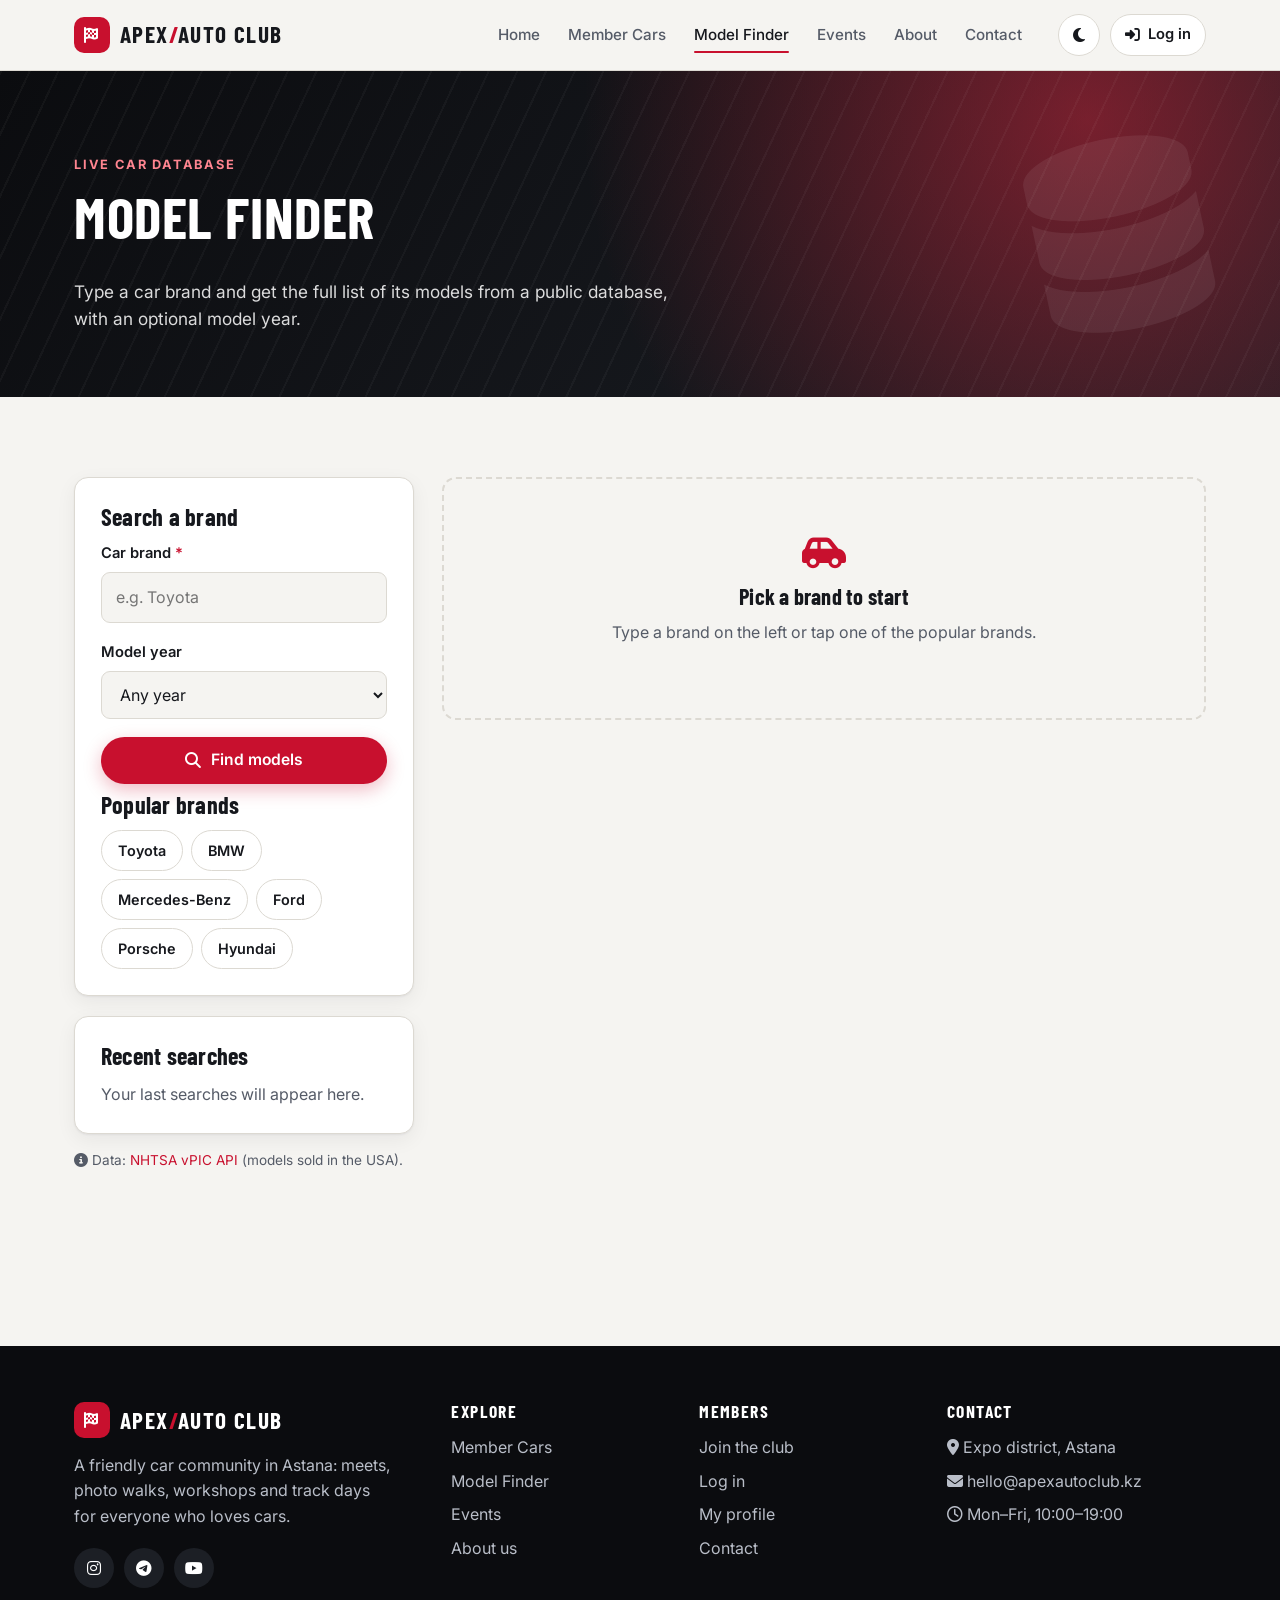
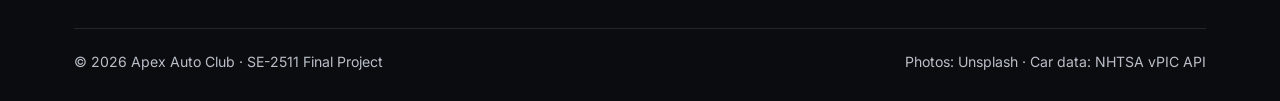
<file: explore.html>
<!DOCTYPE html>
<html lang="en">
<head>
  <meta charset="UTF-8">
  <meta name="viewport" content="width=device-width, initial-scale=1.0">
  <title>Model Finder | Apex Auto Club</title>
  <meta name="description" content="Find every model of a car brand using live data from the NHTSA vPIC public API.">
  <link rel="icon" href="images/favicon.svg" type="image/svg+xml">

  <!-- Fonts: Barlow Condensed (headings) + Inter (text) -->
  <link rel="preconnect" href="https://fonts.googleapis.com">
  <link rel="preconnect" href="https://fonts.gstatic.com" crossorigin>
  <link href="https://fonts.googleapis.com/css2?family=Barlow+Condensed:wght@600;700&family=Inter:wght@400;500;600;700&display=swap" rel="stylesheet">
  <!-- Icons: Font Awesome -->
  <link rel="stylesheet" href="https://cdnjs.cloudflare.com/ajax/libs/font-awesome/6.5.2/css/all.min.css">

  <link rel="stylesheet" href="css/style.css">
  <!-- loaded in <head> so the saved light/dark theme is applied before the page appears -->
  <script src="js/script.js"></script>
</head>
<body>
  <a class="visually-hidden" href="#main">Skip to content</a>

  <header class="site-header">
    <div class="container site-header__inner">
      <a class="logo" href="index.html" aria-label="Apex Auto Club — home">
        <span class="logo__mark"><i class="fa-solid fa-flag-checkered" aria-hidden="true"></i></span>
        <span>Apex<span class="logo__accent">/</span><span class="logo__text-full">Auto Club</span></span>
      </a>

      <nav class="nav" id="main-nav" aria-label="Main navigation">
        <a class="nav__link" href="index.html">Home</a>
        <a class="nav__link" href="cars.html">Member Cars</a>
        <a class="nav__link is-active" href="explore.html" aria-current="page">Model Finder</a>
        <a class="nav__link" href="events.html">Events</a>
        <a class="nav__link" href="about.html">About</a>
        <a class="nav__link" href="contact.html">Contact</a>
      </nav>

      <div class="header-actions">
        <button class="icon-btn theme-toggle" type="button" aria-label="Switch theme">
          <i class="fa-solid fa-moon" aria-hidden="true"></i>
          <i class="fa-solid fa-sun" aria-hidden="true"></i>
        </button>
        <a class="account-link" href="login.html">
          <i class="fa-solid fa-right-to-bracket" aria-hidden="true"></i><span>Log in</span>
        </a>
        <button class="icon-btn burger" type="button" aria-label="Open menu" aria-expanded="false" aria-controls="main-nav">
          <i class="fa-solid fa-bars" aria-hidden="true"></i>
        </button>
      </div>
    </div>
  </header>

  <main id="main">
    <section class="page-hero">
      <i class="fa-solid fa-database page-hero__icon" aria-hidden="true"></i>
      <div class="container">
        <span class="eyebrow">Live car database</span>
        <h1>Model Finder</h1>
        <p>Type a car brand and get the full list of its models from a public database, with an optional model year.</p>
      </div>
    </section>

    <section class="section">
      <div class="container finder">
        <aside>
          <div class="panel">
            <h2>Search a brand</h2>
            <form id="finder-form" novalidate>
              <div class="field">
                <label for="finder-make">Car brand <span class="req" aria-hidden="true">*</span></label>
                <input class="input" id="finder-make" name="make" type="text" placeholder="e.g. Toyota" autocomplete="off" aria-describedby="finder-make-error">
                <span class="field__error" id="finder-make-error" aria-live="polite"></span>
              </div>
              <div class="field">
                <label for="finder-year">Model year</label>
                <select class="input" id="finder-year" name="year">
                  <option value="">Any year</option>
                </select>
              </div>
              <button class="btn btn--primary btn--block" type="submit"><i class="fa-solid fa-magnifying-glass" aria-hidden="true"></i> Find models</button>
            </form>

            <h3 class="event__title">Popular brands</h3>
            <div class="chips">
              <button class="chip" type="button" data-make="Toyota">Toyota</button>
              <button class="chip" type="button" data-make="BMW">BMW</button>
              <button class="chip" type="button" data-make="Mercedes-Benz">Mercedes-Benz</button>
              <button class="chip" type="button" data-make="Ford">Ford</button>
              <button class="chip" type="button" data-make="Porsche">Porsche</button>
              <button class="chip" type="button" data-make="Hyundai">Hyundai</button>
            </div>
          </div>

          <div class="panel">
            <h3>Recent searches</h3>
            <div class="chips" id="recent-makes"></div>
          </div>
          <p class="api-note"><i class="fa-solid fa-circle-info" aria-hidden="true"></i> Data: <a href="https://vpic.nhtsa.dot.gov/api/" target="_blank" rel="noopener">NHTSA vPIC API</a> (models sold in the USA).</p>
        </aside>

        <div id="finder-output" aria-live="polite">
          <div class="empty-state">
            <i class="fa-solid fa-car-side" aria-hidden="true"></i>
            <h3>Pick a brand to start</h3>
            <p>Type a brand on the left or tap one of the popular brands.</p>
          </div>
        </div>
      </div>
    </section>

    <!-- Model details window: opened by JavaScript when a model is clicked -->
    <dialog class="modal" id="model-dialog" aria-labelledby="model-dialog-title">
      <button class="icon-btn modal__close" type="button" data-close aria-label="Close"><i class="fa-solid fa-xmark" aria-hidden="true"></i></button>
      <div class="feature__icon"><i class="fa-solid fa-car-side" aria-hidden="true"></i></div>
      <span class="eyebrow" id="model-dialog-make"></span>
      <h2 id="model-dialog-title"></h2>
      <ul class="details">
        <li><i class="fa-solid fa-industry" aria-hidden="true"></i><div><span>Brand</span><strong id="model-dialog-brand"></strong></div></li>
        <li><i class="fa-solid fa-calendar" aria-hidden="true"></i><div><span>Model year</span><strong id="model-dialog-year"></strong></div></li>
        <li><i class="fa-solid fa-hashtag" aria-hidden="true"></i><div><span>NHTSA model ID</span><strong id="model-dialog-id"></strong></div></li>
      </ul>
      <div class="modal__actions">
        <button class="btn btn--primary" type="button" id="wishlist-btn">Add to wishlist</button>
        <a class="btn btn--ghost" id="photos-link" href="#" target="_blank" rel="noopener"><i class="fa-solid fa-image" aria-hidden="true"></i> Photos</a>
        <a class="btn btn--ghost" id="wiki-link" href="#" target="_blank" rel="noopener"><i class="fa-brands fa-wikipedia-w" aria-hidden="true"></i> Wikipedia</a>
      </div>
    </dialog>
  </main>

  <footer class="site-footer">
    <div class="container">
      <div class="footer-grid">
        <div>
          <a class="logo" href="index.html">
            <span class="logo__mark"><i class="fa-solid fa-flag-checkered" aria-hidden="true"></i></span>
            <span>Apex<span class="logo__accent">/</span>Auto Club</span>
          </a>
          <p>A friendly car community in Astana: meets, photo walks, workshops and track days for everyone who loves cars.</p>
          <div class="socials">
            <a href="https://www.instagram.com/" target="_blank" rel="noopener" aria-label="Instagram"><i class="fa-brands fa-instagram" aria-hidden="true"></i></a>
            <a href="https://t.me/" target="_blank" rel="noopener" aria-label="Telegram"><i class="fa-brands fa-telegram" aria-hidden="true"></i></a>
            <a href="https://www.youtube.com/" target="_blank" rel="noopener" aria-label="YouTube"><i class="fa-brands fa-youtube" aria-hidden="true"></i></a>
          </div>
        </div>
        <div>
          <h3>Explore</h3>
          <ul>
            <li><a href="cars.html">Member Cars</a></li>
            <li><a href="explore.html">Model Finder</a></li>
            <li><a href="events.html">Events</a></li>
            <li><a href="about.html">About us</a></li>
          </ul>
        </div>
        <div>
          <h3>Members</h3>
          <ul>
            <li><a href="signup.html">Join the club</a></li>
            <li><a href="login.html">Log in</a></li>
            <li><a href="profile.html">My profile</a></li>
            <li><a href="contact.html">Contact</a></li>
          </ul>
        </div>
        <div>
          <h3>Contact</h3>
          <ul>
            <li><i class="fa-solid fa-location-dot" aria-hidden="true"></i> Expo district, Astana</li>
            <li><i class="fa-solid fa-envelope" aria-hidden="true"></i> <a href="mailto:hello@apexautoclub.kz">hello@apexautoclub.kz</a></li>
            <li><i class="fa-regular fa-clock" aria-hidden="true"></i> Mon–Fri, 10:00–19:00</li>
          </ul>
        </div>
      </div>
      <div class="footer-bottom">
        <span>&copy; <span class="js-year">2026</span> Apex Auto Club · SE-2511 Final Project</span>
        <span>Photos: Unsplash · Car data: NHTSA vPIC API</span>
      </div>
    </div>
  </footer>
</body>
</html>
</file>
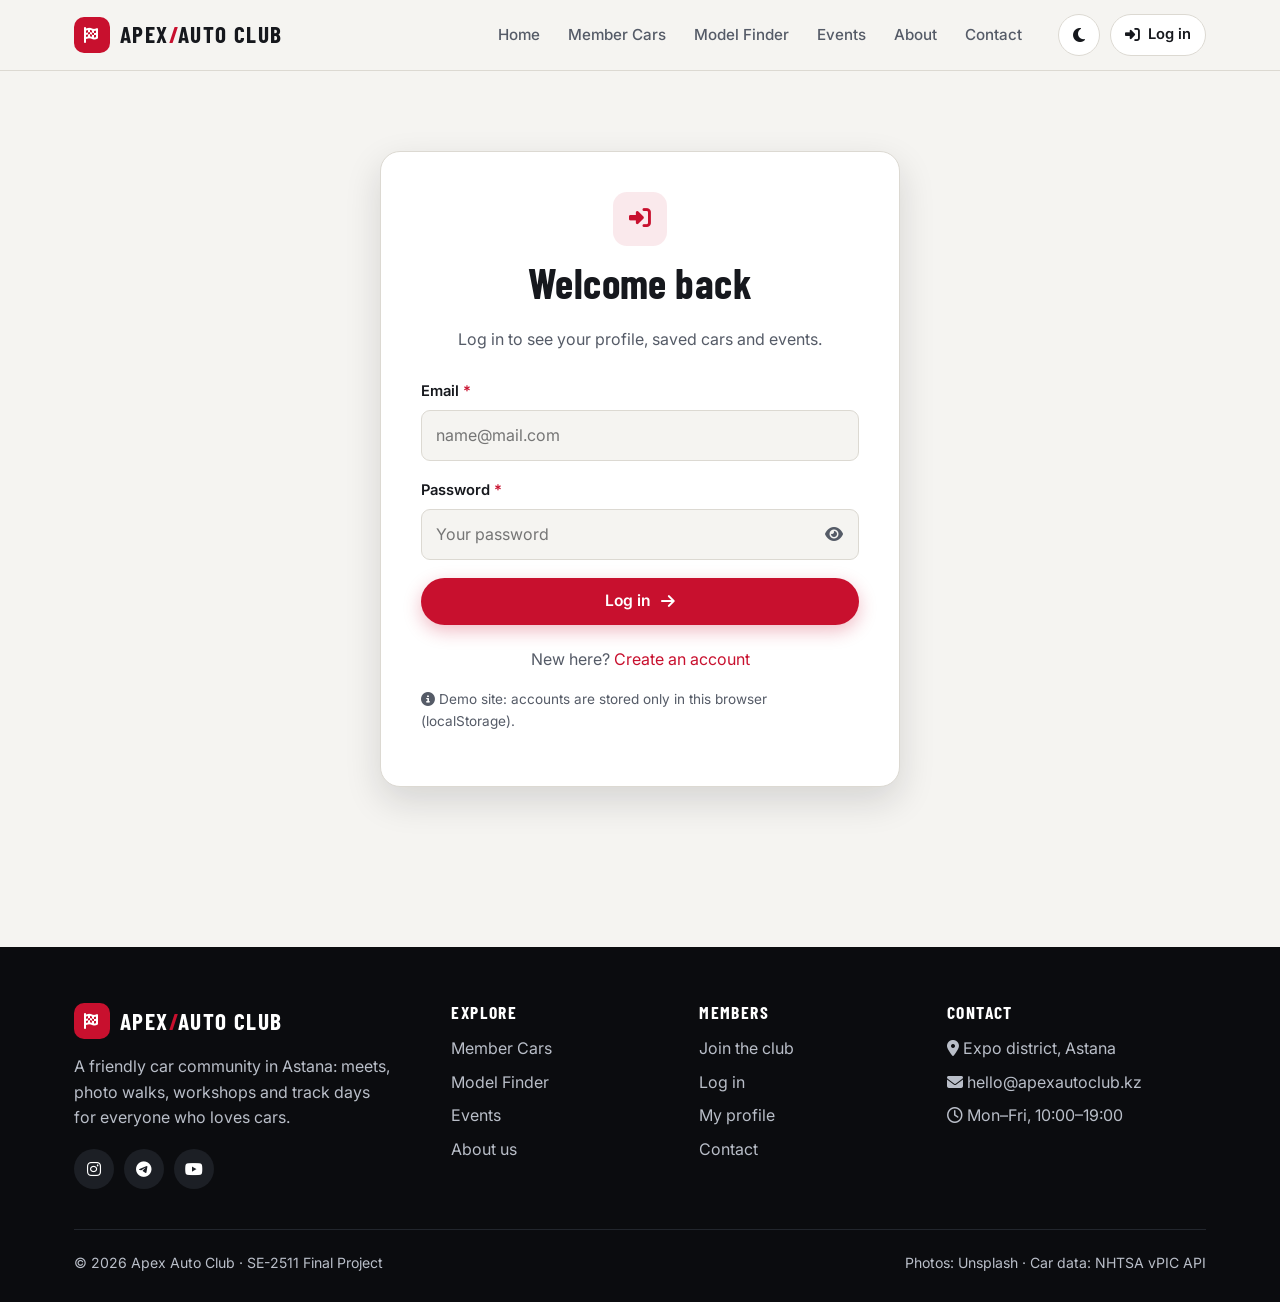
<file: login.html>
<!DOCTYPE html>
<html lang="en">
<head>
  <meta charset="UTF-8">
  <meta name="viewport" content="width=device-width, initial-scale=1.0">
  <title>Log in | Apex Auto Club</title>
  <meta name="description" content="Log in to your Apex Auto Club account.">
  <link rel="icon" href="images/favicon.svg" type="image/svg+xml">

  <!-- Fonts: Barlow Condensed (headings) + Inter (text) -->
  <link rel="preconnect" href="https://fonts.googleapis.com">
  <link rel="preconnect" href="https://fonts.gstatic.com" crossorigin>
  <link href="https://fonts.googleapis.com/css2?family=Barlow+Condensed:wght@600;700&family=Inter:wght@400;500;600;700&display=swap" rel="stylesheet">
  <!-- Icons: Font Awesome -->
  <link rel="stylesheet" href="https://cdnjs.cloudflare.com/ajax/libs/font-awesome/6.5.2/css/all.min.css">

  <link rel="stylesheet" href="css/style.css">
  <!-- loaded in <head> so the saved light/dark theme is applied before the page appears -->
  <script src="js/script.js"></script>
</head>
<body>
  <a class="visually-hidden" href="#main">Skip to content</a>

  <header class="site-header">
    <div class="container site-header__inner">
      <a class="logo" href="index.html" aria-label="Apex Auto Club — home">
        <span class="logo__mark"><i class="fa-solid fa-flag-checkered" aria-hidden="true"></i></span>
        <span>Apex<span class="logo__accent">/</span><span class="logo__text-full">Auto Club</span></span>
      </a>

      <nav class="nav" id="main-nav" aria-label="Main navigation">
        <a class="nav__link" href="index.html">Home</a>
        <a class="nav__link" href="cars.html">Member Cars</a>
        <a class="nav__link" href="explore.html">Model Finder</a>
        <a class="nav__link" href="events.html">Events</a>
        <a class="nav__link" href="about.html">About</a>
        <a class="nav__link" href="contact.html">Contact</a>
      </nav>

      <div class="header-actions">
        <button class="icon-btn theme-toggle" type="button" aria-label="Switch theme">
          <i class="fa-solid fa-moon" aria-hidden="true"></i>
          <i class="fa-solid fa-sun" aria-hidden="true"></i>
        </button>
        <a class="account-link" href="login.html">
          <i class="fa-solid fa-right-to-bracket" aria-hidden="true"></i><span>Log in</span>
        </a>
        <button class="icon-btn burger" type="button" aria-label="Open menu" aria-expanded="false" aria-controls="main-nav">
          <i class="fa-solid fa-bars" aria-hidden="true"></i>
        </button>
      </div>
    </div>
  </header>

  <main id="main">
    <section class="section">
      <div class="container">
        <form class="form-card" id="login-form" novalidate>
          <div class="form-card__head">
            <div class="feature__icon"><i class="fa-solid fa-right-to-bracket" aria-hidden="true"></i></div>
            <h1 class="no-caps">Welcome back</h1>
            <p class="muted">Log in to see your profile, saved cars and events.</p>
          </div>
          <div class="form-alert" role="alert"></div>
          <div class="field">
            <label for="login-email">Email <span class="req" aria-hidden="true">*</span></label>
            <input class="input" id="login-email" name="email" type="text" placeholder="name@mail.com" autocomplete="email" inputmode="email" aria-describedby="login-email-error">
            <span class="field__error" id="login-email-error" aria-live="polite"></span>
          </div>
          <div class="field">
            <label for="login-password">Password <span class="req" aria-hidden="true">*</span></label>
            <div class="input-wrap">
              <input class="input" id="login-password" name="password" type="password" placeholder="Your password" autocomplete="current-password" aria-describedby="login-password-error">
              <button class="toggle-pass" type="button" aria-label="Show password"><i class="fa-solid fa-eye" aria-hidden="true"></i></button>
            </div>
            <span class="field__error" id="login-password-error" aria-live="polite"></span>
          </div>
          <button class="btn btn--primary btn--block" type="submit">Log in <i class="fa-solid fa-arrow-right" aria-hidden="true"></i></button>
          <p class="form-card__foot">New here? <a href="signup.html">Create an account</a></p>
          <p class="api-note"><i class="fa-solid fa-circle-info" aria-hidden="true"></i> Demo site: accounts are stored only in this browser (localStorage).</p>
        </form>
      </div>
    </section>
  </main>

  <footer class="site-footer">
    <div class="container">
      <div class="footer-grid">
        <div>
          <a class="logo" href="index.html">
            <span class="logo__mark"><i class="fa-solid fa-flag-checkered" aria-hidden="true"></i></span>
            <span>Apex<span class="logo__accent">/</span>Auto Club</span>
          </a>
          <p>A friendly car community in Astana: meets, photo walks, workshops and track days for everyone who loves cars.</p>
          <div class="socials">
            <a href="https://www.instagram.com/" target="_blank" rel="noopener" aria-label="Instagram"><i class="fa-brands fa-instagram" aria-hidden="true"></i></a>
            <a href="https://t.me/" target="_blank" rel="noopener" aria-label="Telegram"><i class="fa-brands fa-telegram" aria-hidden="true"></i></a>
            <a href="https://www.youtube.com/" target="_blank" rel="noopener" aria-label="YouTube"><i class="fa-brands fa-youtube" aria-hidden="true"></i></a>
          </div>
        </div>
        <div>
          <h3>Explore</h3>
          <ul>
            <li><a href="cars.html">Member Cars</a></li>
            <li><a href="explore.html">Model Finder</a></li>
            <li><a href="events.html">Events</a></li>
            <li><a href="about.html">About us</a></li>
          </ul>
        </div>
        <div>
          <h3>Members</h3>
          <ul>
            <li><a href="signup.html">Join the club</a></li>
            <li><a href="login.html">Log in</a></li>
            <li><a href="profile.html">My profile</a></li>
            <li><a href="contact.html">Contact</a></li>
          </ul>
        </div>
        <div>
          <h3>Contact</h3>
          <ul>
            <li><i class="fa-solid fa-location-dot" aria-hidden="true"></i> Expo district, Astana</li>
            <li><i class="fa-solid fa-envelope" aria-hidden="true"></i> <a href="mailto:hello@apexautoclub.kz">hello@apexautoclub.kz</a></li>
            <li><i class="fa-regular fa-clock" aria-hidden="true"></i> Mon–Fri, 10:00–19:00</li>
          </ul>
        </div>
      </div>
      <div class="footer-bottom">
        <span>&copy; <span class="js-year">2026</span> Apex Auto Club · SE-2511 Final Project</span>
        <span>Photos: Unsplash · Car data: NHTSA vPIC API</span>
      </div>
    </div>
  </footer>
</body>
</html>
</file>
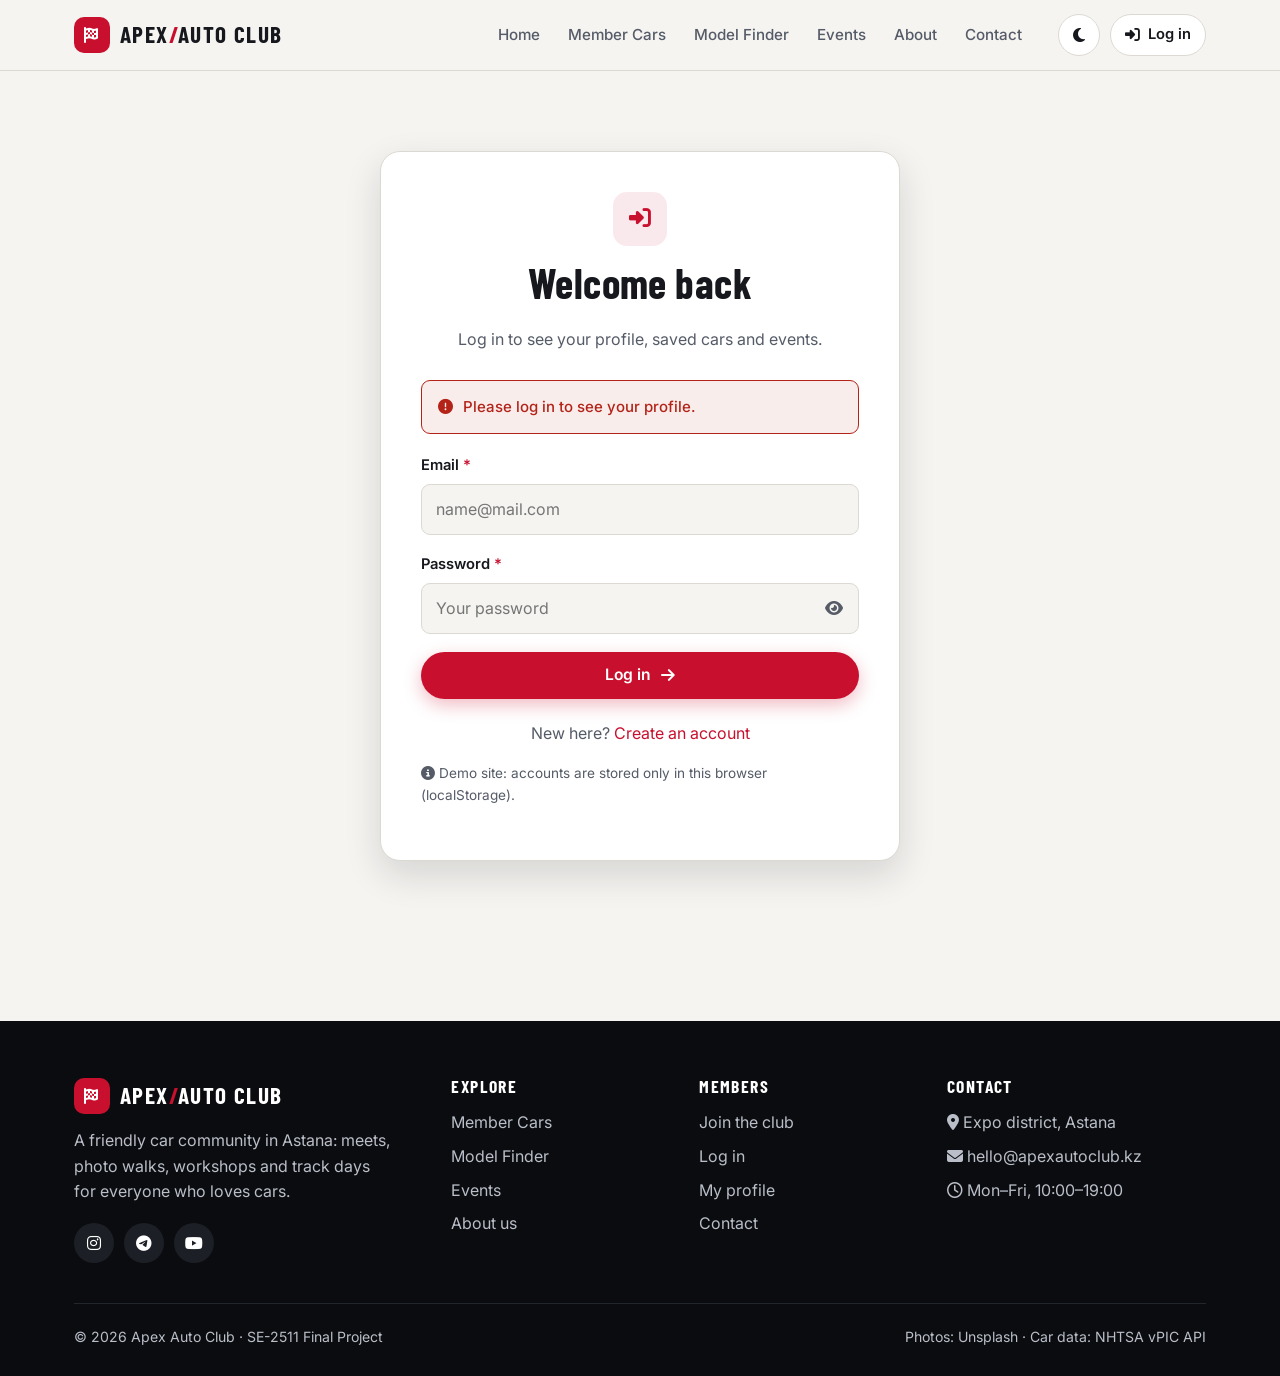
<file: profile.html>
<!DOCTYPE html>
<html lang="en">
<head>
  <meta charset="UTF-8">
  <meta name="viewport" content="width=device-width, initial-scale=1.0">
  <title>My profile | Apex Auto Club</title>
  <meta name="description" content="Your Apex Auto Club member profile.">
  <link rel="icon" href="images/favicon.svg" type="image/svg+xml">

  <!-- Fonts: Barlow Condensed (headings) + Inter (text) -->
  <link rel="preconnect" href="https://fonts.googleapis.com">
  <link rel="preconnect" href="https://fonts.gstatic.com" crossorigin>
  <link href="https://fonts.googleapis.com/css2?family=Barlow+Condensed:wght@600;700&family=Inter:wght@400;500;600;700&display=swap" rel="stylesheet">
  <!-- Icons: Font Awesome -->
  <link rel="stylesheet" href="https://cdnjs.cloudflare.com/ajax/libs/font-awesome/6.5.2/css/all.min.css">

  <link rel="stylesheet" href="css/style.css">
  <!-- loaded in <head> so the saved light/dark theme is applied before the page appears -->
  <script src="js/script.js"></script>
</head>
<body>
  <a class="visually-hidden" href="#main">Skip to content</a>

  <header class="site-header">
    <div class="container site-header__inner">
      <a class="logo" href="index.html" aria-label="Apex Auto Club — home">
        <span class="logo__mark"><i class="fa-solid fa-flag-checkered" aria-hidden="true"></i></span>
        <span>Apex<span class="logo__accent">/</span><span class="logo__text-full">Auto Club</span></span>
      </a>

      <nav class="nav" id="main-nav" aria-label="Main navigation">
        <a class="nav__link" href="index.html">Home</a>
        <a class="nav__link" href="cars.html">Member Cars</a>
        <a class="nav__link" href="explore.html">Model Finder</a>
        <a class="nav__link" href="events.html">Events</a>
        <a class="nav__link" href="about.html">About</a>
        <a class="nav__link" href="contact.html">Contact</a>
      </nav>

      <div class="header-actions">
        <button class="icon-btn theme-toggle" type="button" aria-label="Switch theme">
          <i class="fa-solid fa-moon" aria-hidden="true"></i>
          <i class="fa-solid fa-sun" aria-hidden="true"></i>
        </button>
        <a class="account-link" href="login.html">
          <i class="fa-solid fa-right-to-bracket" aria-hidden="true"></i><span>Log in</span>
        </a>
        <button class="icon-btn burger" type="button" aria-label="Open menu" aria-expanded="false" aria-controls="main-nav">
          <i class="fa-solid fa-bars" aria-hidden="true"></i>
        </button>
      </div>
    </div>
  </header>

  <main id="main">
    <div id="profile-page">
      <section class="page-hero">
        <i class="fa-solid fa-id-card page-hero__icon" aria-hidden="true"></i>
        <div class="container profile-head">
          <div class="avatar" id="profile-initials" aria-hidden="true">–</div>
          <div>
            <span class="eyebrow">Member profile</span>
            <h1 id="profile-name">Loading…</h1>
            <p id="profile-email"></p>
          </div>
          <div class="profile-head__actions">
            <a class="btn btn--outline-light btn--sm" href="cars.html"><i class="fa-solid fa-people-group" aria-hidden="true"></i> Member cars</a>
            <button class="btn btn--light btn--sm" type="button" id="logout-btn"><i class="fa-solid fa-right-from-bracket" aria-hidden="true"></i> Log out</button>
          </div>
        </div>
      </section>

      <section class="section">
        <div class="container profile-layout">
          <aside class="panel">
            <h2>My details</h2>
            <ul class="details">
              <li><i class="fa-solid fa-user" aria-hidden="true"></i><div><span>Full name</span><strong id="detail-name"></strong></div></li>
              <li><i class="fa-solid fa-envelope" aria-hidden="true"></i><div><span>Email</span><strong id="detail-email"></strong></div></li>
              <li><i class="fa-solid fa-phone" aria-hidden="true"></i><div><span>Phone</span><strong id="detail-phone"></strong></div></li>
              <li><i class="fa-solid fa-calendar-plus" aria-hidden="true"></i><div><span>Member since</span><strong id="detail-joined"></strong></div></li>
            </ul>
          </aside>

          <div>
            <div class="panel">
              <div class="panel__head">
                <h2>Liked cars</h2>
                <span class="count-badge" id="saved-cars-count">0</span>
              </div>
              <ul class="mini-list" id="saved-cars"></ul>
            </div>
            <div class="panel">
              <div class="panel__head">
                <h2>My events</h2>
                <span class="count-badge" id="my-events-count">0</span>
              </div>
              <ul class="mini-list" id="my-events"></ul>
            </div>
            <div class="panel">
              <div class="panel__head"><h2>Recent model searches</h2></div>
              <div class="chips" id="recent-searches"></div>
            </div>
            <div class="panel">
              <div class="panel__head">
                <h2>Model wishlist</h2>
                <span class="count-badge" id="wishlist-count">0</span>
              </div>
              <div class="chips" id="wishlist"></div>
            </div>
          </div>
        </div>
      </section>
    </div>
  </main>

  <footer class="site-footer">
    <div class="container">
      <div class="footer-grid">
        <div>
          <a class="logo" href="index.html">
            <span class="logo__mark"><i class="fa-solid fa-flag-checkered" aria-hidden="true"></i></span>
            <span>Apex<span class="logo__accent">/</span>Auto Club</span>
          </a>
          <p>A friendly car community in Astana: meets, photo walks, workshops and track days for everyone who loves cars.</p>
          <div class="socials">
            <a href="https://www.instagram.com/" target="_blank" rel="noopener" aria-label="Instagram"><i class="fa-brands fa-instagram" aria-hidden="true"></i></a>
            <a href="https://t.me/" target="_blank" rel="noopener" aria-label="Telegram"><i class="fa-brands fa-telegram" aria-hidden="true"></i></a>
            <a href="https://www.youtube.com/" target="_blank" rel="noopener" aria-label="YouTube"><i class="fa-brands fa-youtube" aria-hidden="true"></i></a>
          </div>
        </div>
        <div>
          <h3>Explore</h3>
          <ul>
            <li><a href="cars.html">Member Cars</a></li>
            <li><a href="explore.html">Model Finder</a></li>
            <li><a href="events.html">Events</a></li>
            <li><a href="about.html">About us</a></li>
          </ul>
        </div>
        <div>
          <h3>Members</h3>
          <ul>
            <li><a href="signup.html">Join the club</a></li>
            <li><a href="login.html">Log in</a></li>
            <li><a href="profile.html">My profile</a></li>
            <li><a href="contact.html">Contact</a></li>
          </ul>
        </div>
        <div>
          <h3>Contact</h3>
          <ul>
            <li><i class="fa-solid fa-location-dot" aria-hidden="true"></i> Expo district, Astana</li>
            <li><i class="fa-solid fa-envelope" aria-hidden="true"></i> <a href="mailto:hello@apexautoclub.kz">hello@apexautoclub.kz</a></li>
            <li><i class="fa-regular fa-clock" aria-hidden="true"></i> Mon–Fri, 10:00–19:00</li>
          </ul>
        </div>
      </div>
      <div class="footer-bottom">
        <span>&copy; <span class="js-year">2026</span> Apex Auto Club · SE-2511 Final Project</span>
        <span>Photos: Unsplash · Car data: NHTSA vPIC API</span>
      </div>
    </div>
  </footer>
</body>
</html>
</file>
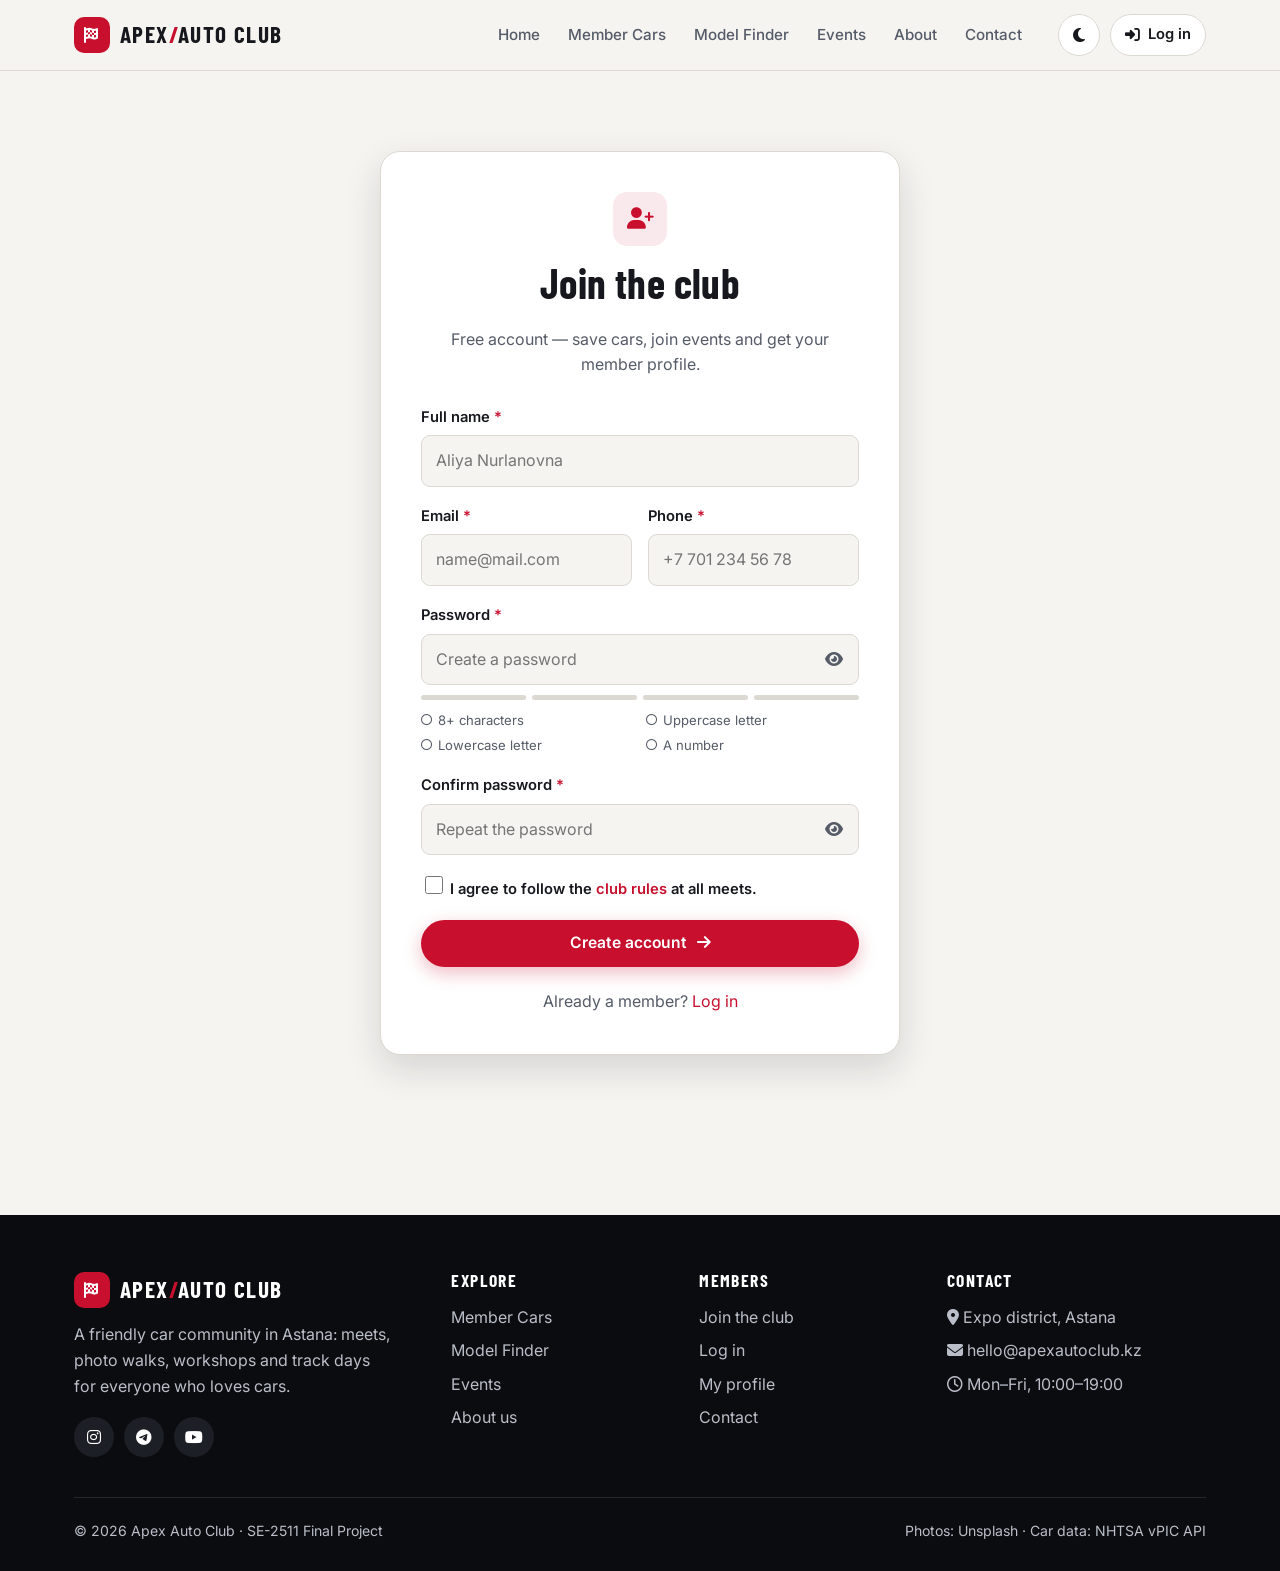
<file: signup.html>
<!DOCTYPE html>
<html lang="en">
<head>
  <meta charset="UTF-8">
  <meta name="viewport" content="width=device-width, initial-scale=1.0">
  <title>Sign up | Apex Auto Club</title>
  <meta name="description" content="Create a free Apex Auto Club account.">
  <link rel="icon" href="images/favicon.svg" type="image/svg+xml">

  <!-- Fonts: Barlow Condensed (headings) + Inter (text) -->
  <link rel="preconnect" href="https://fonts.googleapis.com">
  <link rel="preconnect" href="https://fonts.gstatic.com" crossorigin>
  <link href="https://fonts.googleapis.com/css2?family=Barlow+Condensed:wght@600;700&family=Inter:wght@400;500;600;700&display=swap" rel="stylesheet">
  <!-- Icons: Font Awesome -->
  <link rel="stylesheet" href="https://cdnjs.cloudflare.com/ajax/libs/font-awesome/6.5.2/css/all.min.css">

  <link rel="stylesheet" href="css/style.css">
  <!-- loaded in <head> so the saved light/dark theme is applied before the page appears -->
  <script src="js/script.js"></script>
</head>
<body>
  <a class="visually-hidden" href="#main">Skip to content</a>

  <header class="site-header">
    <div class="container site-header__inner">
      <a class="logo" href="index.html" aria-label="Apex Auto Club — home">
        <span class="logo__mark"><i class="fa-solid fa-flag-checkered" aria-hidden="true"></i></span>
        <span>Apex<span class="logo__accent">/</span><span class="logo__text-full">Auto Club</span></span>
      </a>

      <nav class="nav" id="main-nav" aria-label="Main navigation">
        <a class="nav__link" href="index.html">Home</a>
        <a class="nav__link" href="cars.html">Member Cars</a>
        <a class="nav__link" href="explore.html">Model Finder</a>
        <a class="nav__link" href="events.html">Events</a>
        <a class="nav__link" href="about.html">About</a>
        <a class="nav__link" href="contact.html">Contact</a>
      </nav>

      <div class="header-actions">
        <button class="icon-btn theme-toggle" type="button" aria-label="Switch theme">
          <i class="fa-solid fa-moon" aria-hidden="true"></i>
          <i class="fa-solid fa-sun" aria-hidden="true"></i>
        </button>
        <a class="account-link" href="login.html">
          <i class="fa-solid fa-right-to-bracket" aria-hidden="true"></i><span>Log in</span>
        </a>
        <button class="icon-btn burger" type="button" aria-label="Open menu" aria-expanded="false" aria-controls="main-nav">
          <i class="fa-solid fa-bars" aria-hidden="true"></i>
        </button>
      </div>
    </div>
  </header>

  <main id="main">
    <section class="section">
      <div class="container">
        <form class="form-card" id="signup-form" novalidate>
          <div class="form-card__head">
            <div class="feature__icon"><i class="fa-solid fa-user-plus" aria-hidden="true"></i></div>
            <h1 class="no-caps">Join the club</h1>
            <p class="muted">Free account — save cars, join events and get your member profile.</p>
          </div>
          <div class="form-alert" role="alert"></div>
          <div class="field">
            <label for="signup-name">Full name <span class="req" aria-hidden="true">*</span></label>
            <input class="input" id="signup-name" name="name" type="text" placeholder="Aliya Nurlanovna" autocomplete="name" aria-describedby="signup-name-error">
            <span class="field__error" id="signup-name-error" aria-live="polite"></span>
          </div>
          <div class="form-row">
          <div class="field">
            <label for="signup-email">Email <span class="req" aria-hidden="true">*</span></label>
            <input class="input" id="signup-email" name="email" type="text" placeholder="name@mail.com" autocomplete="email" inputmode="email" aria-describedby="signup-email-error">
            <span class="field__error" id="signup-email-error" aria-live="polite"></span>
          </div>
          <div class="field">
            <label for="signup-phone">Phone <span class="req" aria-hidden="true">*</span></label>
            <input class="input" id="signup-phone" name="phone" type="tel" placeholder="+7 701 234 56 78" autocomplete="tel" aria-describedby="signup-phone-error">
            <span class="field__error" id="signup-phone-error" aria-live="polite"></span>
          </div>
          </div>
          <div class="field">
            <label for="signup-password">Password <span class="req" aria-hidden="true">*</span></label>
            <div class="input-wrap">
              <input class="input" id="signup-password" name="password" type="password" placeholder="Create a password" autocomplete="new-password" aria-describedby="signup-password-error">
              <button class="toggle-pass" type="button" aria-label="Show password"><i class="fa-solid fa-eye" aria-hidden="true"></i></button>
            </div>
            <div class="strength" data-level="0" aria-hidden="true"><span></span><span></span><span></span><span></span></div>
            <ul class="rules" aria-label="Password requirements">
              <li data-rule="length">8+ characters</li>
              <li data-rule="upper">Uppercase letter</li>
              <li data-rule="lower">Lowercase letter</li>
              <li data-rule="number">A number</li>
            </ul>
            <span class="field__error" id="signup-password-error" aria-live="polite"></span>
          </div>
          <div class="field">
            <label for="signup-confirm">Confirm password <span class="req" aria-hidden="true">*</span></label>
            <div class="input-wrap">
              <input class="input" id="signup-confirm" name="confirm" type="password" placeholder="Repeat the password" autocomplete="new-password" aria-describedby="signup-confirm-error">
              <button class="toggle-pass" type="button" aria-label="Show password"><i class="fa-solid fa-eye" aria-hidden="true"></i></button>
            </div>
            <span class="field__error" id="signup-confirm-error" aria-live="polite"></span>
          </div>
          <div class="field">
            <label class="checkbox" for="signup-terms">
              <input type="checkbox" id="signup-terms" name="terms" aria-describedby="signup-terms-error">
              <span>I agree to follow the <a href="about.html">club rules</a> at all meets.</span>
            </label>
            <span class="field__error" id="signup-terms-error" aria-live="polite"></span>
          </div>
          <button class="btn btn--primary btn--block" type="submit">Create account <i class="fa-solid fa-arrow-right" aria-hidden="true"></i></button>
          <p class="form-card__foot">Already a member? <a href="login.html">Log in</a></p>
        </form>
      </div>
    </section>
  </main>

  <footer class="site-footer">
    <div class="container">
      <div class="footer-grid">
        <div>
          <a class="logo" href="index.html">
            <span class="logo__mark"><i class="fa-solid fa-flag-checkered" aria-hidden="true"></i></span>
            <span>Apex<span class="logo__accent">/</span>Auto Club</span>
          </a>
          <p>A friendly car community in Astana: meets, photo walks, workshops and track days for everyone who loves cars.</p>
          <div class="socials">
            <a href="https://www.instagram.com/" target="_blank" rel="noopener" aria-label="Instagram"><i class="fa-brands fa-instagram" aria-hidden="true"></i></a>
            <a href="https://t.me/" target="_blank" rel="noopener" aria-label="Telegram"><i class="fa-brands fa-telegram" aria-hidden="true"></i></a>
            <a href="https://www.youtube.com/" target="_blank" rel="noopener" aria-label="YouTube"><i class="fa-brands fa-youtube" aria-hidden="true"></i></a>
          </div>
        </div>
        <div>
          <h3>Explore</h3>
          <ul>
            <li><a href="cars.html">Member Cars</a></li>
            <li><a href="explore.html">Model Finder</a></li>
            <li><a href="events.html">Events</a></li>
            <li><a href="about.html">About us</a></li>
          </ul>
        </div>
        <div>
          <h3>Members</h3>
          <ul>
            <li><a href="signup.html">Join the club</a></li>
            <li><a href="login.html">Log in</a></li>
            <li><a href="profile.html">My profile</a></li>
            <li><a href="contact.html">Contact</a></li>
          </ul>
        </div>
        <div>
          <h3>Contact</h3>
          <ul>
            <li><i class="fa-solid fa-location-dot" aria-hidden="true"></i> Expo district, Astana</li>
            <li><i class="fa-solid fa-envelope" aria-hidden="true"></i> <a href="mailto:hello@apexautoclub.kz">hello@apexautoclub.kz</a></li>
            <li><i class="fa-regular fa-clock" aria-hidden="true"></i> Mon–Fri, 10:00–19:00</li>
          </ul>
        </div>
      </div>
      <div class="footer-bottom">
        <span>&copy; <span class="js-year">2026</span> Apex Auto Club · SE-2511 Final Project</span>
        <span>Photos: Unsplash · Car data: NHTSA vPIC API</span>
      </div>
    </div>
  </footer>
</body>
</html>
</file>
<file: css/style.css>
/* ==========================================================================
   Apex Auto Club — main stylesheet
   Structure:
   1. Design tokens (light + dark theme)
   2. Base / reset
   3. Layout helpers
   4. Header & navigation
   5. Buttons
   6. Hero & page headers
   7. Cards, grids & sections
   8. Garage (search / filter)
   9. Model finder (API)
   10. Events
   11. Forms & validation
   12. Profile
   13. FAQ accordion
   14. Footer, toast, loader
   15. Animations
   16. Responsive breakpoints
   ========================================================================== */

/* 1. DESIGN TOKENS ------------------------------------------------------- */
:root {
  --bg: #f5f4f1;
  --surface: #ffffff;
  --surface-2: #eeece7;
  --text: #16181d;
  --muted: #555b67;
  --border: #dcd9d2;
  --accent: #c8102e;          /* text links / highlights */
  --btn-bg: #c8102e;          /* primary button background */
  --btn-bg-hover: #a30c25;
  --accent-soft: rgba(200, 16, 46, 0.09);
  --success: #1d7a3b;
  --success-soft: rgba(29, 122, 59, 0.1);
  --error: #b42318;
  --error-soft: rgba(180, 35, 24, 0.08);
  --shadow: 0 1px 2px rgba(20, 20, 30, 0.05), 0 6px 20px rgba(20, 20, 30, 0.06);
  --shadow-lg: 0 14px 36px rgba(20, 20, 30, 0.14);
  --header-bg: rgba(245, 244, 241, 0.86);

  --radius: 14px;
  --radius-sm: 9px;
  --container: 1180px;
  --font-body: "Inter", system-ui, -apple-system, "Segoe UI", sans-serif;
  --font-head: "Barlow Condensed", "Arial Narrow", sans-serif;
  --ease: cubic-bezier(0.22, 0.61, 0.36, 1);
}

[data-theme="dark"] {
  --bg: #0e1013;
  --surface: #171a1f;
  --surface-2: #1f232a;
  --text: #eceef2;
  --muted: #a4aab6;
  --border: #2c3139;
  --accent: #ff5c69;
  --btn-bg: #d7263d;
  --btn-bg-hover: #ef3b52;
  --accent-soft: rgba(255, 92, 105, 0.13);
  --success: #5ad485;
  --success-soft: rgba(90, 212, 133, 0.12);
  --error: #ff8a80;
  --error-soft: rgba(255, 138, 128, 0.1);
  --shadow: 0 1px 2px rgba(0, 0, 0, 0.4), 0 6px 20px rgba(0, 0, 0, 0.3);
  --shadow-lg: 0 14px 36px rgba(0, 0, 0, 0.5);
  --header-bg: rgba(14, 16, 19, 0.86);
}

/* 2. BASE ---------------------------------------------------------------- */
*,
*::before,
*::after {
  box-sizing: border-box;
}

html {
  scroll-behavior: smooth;
}

body {
  margin: 0;
  font-family: var(--font-body);
  font-size: 16px;
  line-height: 1.6;
  color: var(--text);
  background: var(--bg);
  transition: background-color 0.3s var(--ease), color 0.3s var(--ease);
  display: flex;
  flex-direction: column;
  min-height: 100vh;
}

main {
  flex: 1;
}

img {
  max-width: 100%;
  display: block;
}

h1, h2, h3, h4 {
  font-family: var(--font-head);
  font-weight: 700;
  line-height: 1.1;
  letter-spacing: 0.01em;
  margin: 0 0 0.5em;
}

h1 { font-size: clamp(2.4rem, 6vw, 4.4rem); text-transform: uppercase; }
h2 { font-size: clamp(1.8rem, 3.6vw, 2.6rem); }
h3 { font-size: 1.4rem; }

p {
  margin: 0 0 1em;
}

a {
  color: var(--accent);
  text-decoration: none;
}

a:hover {
  text-decoration: underline;
}

button,
input,
select,
textarea {
  font: inherit;
  color: inherit;
}

:focus-visible {
  outline: 3px solid var(--accent);
  outline-offset: 2px;
}

.visually-hidden {
  position: absolute;
  width: 1px;
  height: 1px;
  overflow: hidden;
  clip: rect(0 0 0 0);
  white-space: nowrap;
}

/* 3. LAYOUT -------------------------------------------------------------- */
.container {
  width: 100%;
  max-width: var(--container);
  margin: 0 auto;
  padding: 0 24px;
}

.section {
  padding: 80px 0;
}

.section--alt {
  background: var(--surface-2);
}

.section__head {
  max-width: 640px;
  margin-bottom: 40px;
}

.section__head--center {
  margin-left: auto;
  margin-right: auto;
  text-align: center;
}

.eyebrow {
  display: inline-block;
  font-size: 0.8rem;
  font-weight: 700;
  letter-spacing: 0.14em;
  text-transform: uppercase;
  color: var(--accent);
  margin-bottom: 10px;
}

.muted {
  color: var(--muted);
}

.grid {
  display: grid;
  gap: 24px;
}

.grid--2 { grid-template-columns: repeat(2, 1fr); }
.grid--3 { grid-template-columns: repeat(3, 1fr); }
.grid--4 { grid-template-columns: repeat(4, 1fr); }

.split {
  display: grid;
  grid-template-columns: 1.1fr 1fr;
  gap: 56px;
  align-items: center;
}

/* 4. HEADER & NAVIGATION ------------------------------------------------- */
.site-header {
  position: sticky;
  top: 0;
  z-index: 50;
  background: var(--header-bg);
  backdrop-filter: blur(12px);
  -webkit-backdrop-filter: blur(12px);
  border-bottom: 1px solid var(--border);
}

.site-header__inner {
  display: flex;
  align-items: center;
  gap: 24px;
  height: 70px;
}

.logo {
  display: flex;
  align-items: center;
  gap: 10px;
  font-family: var(--font-head);
  font-size: 1.45rem;
  font-weight: 700;
  letter-spacing: 0.06em;
  color: var(--text);
  text-transform: uppercase;
  white-space: nowrap;
}

.logo:hover {
  text-decoration: none;
}

.logo__mark {
  display: grid;
  place-items: center;
  width: 36px;
  height: 36px;
  border-radius: 10px;
  background: var(--btn-bg);
  color: #fff;
  font-size: 1rem;
  transition: transform 0.4s var(--ease);
}

.logo:hover .logo__mark {
  transform: rotate(-12deg) scale(1.06);
}

.logo__accent {
  color: var(--accent);
}

.nav {
  display: flex;
  align-items: center;
  gap: 4px;
  margin-left: auto;
}

.nav__link {
  position: relative;
  padding: 8px 12px;
  border-radius: 8px;
  font-weight: 500;
  font-size: 0.95rem;
  color: var(--muted);
  transition: color 0.2s, background-color 0.2s;
}

.nav__link:hover {
  color: var(--text);
  background: var(--surface-2);
  text-decoration: none;
}

.nav__link.is-active {
  color: var(--text);
}

/* animated underline for the current page */
.nav__link.is-active::after {
  content: "";
  position: absolute;
  left: 12px;
  right: 12px;
  bottom: 2px;
  height: 2px;
  border-radius: 2px;
  background: var(--accent);
}

.header-actions {
  display: flex;
  align-items: center;
  gap: 10px;
}

.icon-btn {
  display: grid;
  place-items: center;
  width: 42px;
  height: 42px;
  border-radius: 50%;
  border: 1px solid var(--border);
  background: var(--surface);
  cursor: pointer;
  transition: border-color 0.2s, background-color 0.2s, transform 0.2s;
}

.icon-btn:hover {
  border-color: var(--accent);
  transform: translateY(-1px);
}

.icon-btn i {
  transition: transform 0.5s var(--ease);
}

/* theme toggle icon spins on hover */
.theme-toggle:hover i {
  transform: rotate(180deg);
}

.theme-toggle .fa-sun { display: none; }
[data-theme="dark"] .theme-toggle .fa-sun { display: inline-block; }
[data-theme="dark"] .theme-toggle .fa-moon { display: none; }

.account-link {
  display: inline-flex;
  align-items: center;
  gap: 8px;
  max-width: 160px;
  padding: 8px 14px;
  border-radius: 999px;
  border: 1px solid var(--border);
  background: var(--surface);
  color: var(--text);
  font-weight: 600;
  font-size: 0.92rem;
  white-space: nowrap;
  overflow: hidden;
  text-overflow: ellipsis;
  transition: border-color 0.2s, transform 0.2s;
}

.account-link:hover {
  border-color: var(--accent);
  text-decoration: none;
  transform: translateY(-1px);
}

.burger {
  display: none;
}

/* 5. BUTTONS ------------------------------------------------------------- */
.btn {
  display: inline-flex;
  align-items: center;
  justify-content: center;
  gap: 10px;
  padding: 12px 22px;
  border-radius: 999px;
  border: 2px solid transparent;
  font-weight: 600;
  font-size: 0.98rem;
  line-height: 1.2;
  cursor: pointer;
  text-decoration: none;
  transition: transform 0.25s var(--ease), box-shadow 0.25s var(--ease),
    background-color 0.25s, border-color 0.25s, color 0.25s;
}

.btn:hover {
  text-decoration: none;
  transform: translateY(-2px);
}

.btn:active {
  transform: translateY(0) scale(0.98);
}

.btn i {
  transition: transform 0.25s var(--ease);
}

/* arrow icons slide to the right on hover */
.btn:hover .fa-arrow-right {
  transform: translateX(4px);
}

.btn--primary {
  background: var(--btn-bg);
  color: #fff;
  box-shadow: 0 6px 18px rgba(200, 16, 46, 0.28);
}

.btn--primary:hover {
  background: var(--btn-bg-hover);
  box-shadow: 0 10px 26px rgba(200, 16, 46, 0.38);
}

.btn--ghost {
  background: transparent;
  border-color: var(--border);
  color: var(--text);
}

.btn--ghost:hover {
  border-color: var(--accent);
  color: var(--accent);
}

.btn--light {
  background: #fff;
  color: #16181d;
}

.btn--light:hover {
  box-shadow: 0 10px 26px rgba(0, 0, 0, 0.3);
}

.btn--outline-light {
  border-color: rgba(255, 255, 255, 0.6);
  color: #fff;
}

.btn--outline-light:hover {
  border-color: #fff;
  background: rgba(255, 255, 255, 0.1);
}

.btn--sm {
  padding: 8px 16px;
  font-size: 0.88rem;
}

.btn--block {
  width: 100%;
}

.btn[disabled] {
  opacity: 0.6;
  cursor: wait;
  transform: none;
}

/* 6. HERO & PAGE HEADERS ------------------------------------------------- */
.hero {
  position: relative;
  min-height: min(86vh, 760px);
  display: flex;
  align-items: center;
  color: #fff;
  overflow: hidden;
  isolation: isolate;
}

.hero__bg {
  position: absolute;
  inset: 0;
  z-index: -2;
  width: 100%;
  height: 100%;
  object-fit: cover;
  animation: heroZoom 18s ease-out both;
}

.hero::before {
  content: "";
  position: absolute;
  inset: 0;
  z-index: -1;
  background: linear-gradient(90deg, rgba(8, 9, 12, 0.92) 0%, rgba(8, 9, 12, 0.7) 45%, rgba(8, 9, 12, 0.15) 100%);
}

.hero__content {
  max-width: 640px;
  padding: 60px 0;
}

.hero .eyebrow {
  color: #ff8590;
}

.hero__text {
  font-size: 1.15rem;
  color: rgba(255, 255, 255, 0.85);
  max-width: 520px;
  margin-bottom: 32px;
}

.hero__actions {
  display: flex;
  flex-wrap: wrap;
  gap: 14px;
}

/* inner page header: dark "asphalt" gradient with a red glow, no photo */
.page-hero {
  position: relative;
  padding: 80px 0 64px;
  color: #fff;
  overflow: hidden;
  isolation: isolate;
  background:
    radial-gradient(circle at 85% 15%, rgba(215, 38, 61, 0.5), transparent 45%),
    linear-gradient(135deg, #0b0c0f 0%, #1b1e24 100%);
}

/* thin diagonal "speed lines" */
.page-hero::before {
  content: "";
  position: absolute;
  inset: 0;
  z-index: -1;
  background: repeating-linear-gradient(115deg, rgba(255, 255, 255, 0.035) 0 2px, transparent 2px 26px);
}

/* big faded icon on the right side of the header */
.page-hero__icon {
  position: absolute;
  right: 6%;
  top: 50%;
  z-index: -1;
  transform: translateY(-50%) rotate(-12deg);
  font-size: clamp(6rem, 16vw, 12rem);
  color: rgba(255, 255, 255, 0.07);
}

.page-hero h1 {
  font-size: clamp(2.2rem, 5vw, 3.6rem);
}

.page-hero p {
  max-width: 600px;
  font-size: 1.08rem;
  color: rgba(255, 255, 255, 0.85);
  margin: 0;
}

.page-hero .eyebrow {
  color: #ff8590;
}

/* stats strip under the hero */
.stats {
  display: grid;
  grid-template-columns: repeat(4, 1fr);
  gap: 1px;
  margin-top: -48px;
  position: relative;
  border-radius: var(--radius);
  overflow: hidden;
  background: var(--border);
  box-shadow: var(--shadow-lg);
}

.stat {
  background: var(--surface);
  padding: 26px 20px;
  text-align: center;
}

.stat__value {
  display: block;
  font-family: var(--font-head);
  font-size: 2.4rem;
  font-weight: 700;
  color: var(--accent);
  line-height: 1;
}

.stat__label {
  font-size: 0.9rem;
  color: var(--muted);
}

/* 7. CARDS --------------------------------------------------------------- */
.card {
  display: flex;
  flex-direction: column;
  background: var(--surface);
  border: 1px solid var(--border);
  border-radius: var(--radius);
  overflow: hidden;
  box-shadow: var(--shadow);
  transition: transform 0.3s var(--ease), box-shadow 0.3s var(--ease), border-color 0.3s;
}

.card:hover {
  transform: translateY(-4px);
  box-shadow: var(--shadow-lg);
}

.card__media {
  position: relative;
  aspect-ratio: 16 / 10;
  overflow: hidden;
  background: var(--surface-2);
}

.card__media img {
  width: 100%;
  height: 100%;
  object-fit: cover;
  transition: transform 0.6s var(--ease);
}

.card:hover .card__media img {
  transform: scale(1.06);
}

.card__body {
  display: flex;
  flex-direction: column;
  flex: 1;
  padding: 20px;
}

.card__body p {
  color: var(--muted);
  font-size: 0.95rem;
}

.card__footer {
  display: flex;
  align-items: center;
  justify-content: space-between;
  gap: 10px;
  margin-top: auto;
  padding-top: 8px;
}

.tag {
  display: inline-flex;
  align-items: center;
  gap: 6px;
  padding: 4px 10px;
  border-radius: 999px;
  background: var(--accent-soft);
  color: var(--accent);
  font-size: 0.76rem;
  font-weight: 700;
  letter-spacing: 0.06em;
  text-transform: uppercase;
}

.card__media .tag {
  position: absolute;
  top: 14px;
  left: 14px;
  background: rgba(10, 10, 14, 0.75);
  color: #fff;
  backdrop-filter: blur(4px);
}

.feature {
  padding: 30px 26px;
  background: var(--surface);
  border: 1px solid var(--border);
  border-radius: var(--radius);
  transition: transform 0.3s var(--ease), border-color 0.3s, box-shadow 0.3s;
}

.feature:hover {
  transform: translateY(-4px);
  border-color: var(--accent);
  box-shadow: var(--shadow);
}

.feature__icon {
  display: grid;
  place-items: center;
  width: 54px;
  height: 54px;
  border-radius: 14px;
  background: var(--accent-soft);
  color: var(--accent);
  font-size: 1.35rem;
  margin-bottom: 18px;
  transition: transform 0.5s var(--ease);
}

.feature:hover .feature__icon {
  transform: rotate(-10deg) scale(1.08);
}

.feature p {
  color: var(--muted);
  margin: 0;
}

.rounded-img {
  width: 100%;
  border-radius: var(--radius);
  box-shadow: var(--shadow-lg);
  object-fit: cover;
  aspect-ratio: 4 / 3;
}

.check-list {
  list-style: none;
  padding: 0;
  margin: 0 0 24px;
}

.check-list li {
  display: flex;
  gap: 12px;
  margin-bottom: 12px;
}

.check-list i {
  color: var(--accent);
  margin-top: 5px;
}

.cta-band {
  position: relative;
  padding: 56px;
  border-radius: 22px;
  color: #fff;
  overflow: hidden;
  isolation: isolate;
  display: flex;
  align-items: center;
  justify-content: space-between;
  gap: 32px;
  flex-wrap: wrap;
}

.cta-band img {
  position: absolute;
  inset: 0;
  z-index: -2;
  width: 100%;
  height: 100%;
  object-fit: cover;
}

.cta-band::before {
  content: "";
  position: absolute;
  inset: 0;
  z-index: -1;
  background: linear-gradient(90deg, rgba(150, 10, 30, 0.94), rgba(10, 10, 14, 0.75));
}

.cta-band h2 {
  margin-bottom: 8px;
}

.cta-band p {
  margin: 0;
  color: rgba(255, 255, 255, 0.85);
  max-width: 520px;
}

.team-card {
  text-align: center;
  padding: 32px 24px;
}

.avatar {
  display: grid;
  place-items: center;
  width: 84px;
  height: 84px;
  margin: 0 auto 16px;
  border-radius: 50%;
  background: linear-gradient(135deg, var(--btn-bg), #2a2d34);
  color: #fff;
  font-family: var(--font-head);
  font-size: 1.9rem;
  font-weight: 700;
}

/* 8. GARAGE (search / filter) ------------------------------------------- */
.toolbar {
  display: grid;
  grid-template-columns: 1fr auto;
  gap: 16px;
  align-items: center;
  padding: 18px;
  margin-bottom: 18px;
  background: var(--surface);
  border: 1px solid var(--border);
  border-radius: var(--radius);
  box-shadow: var(--shadow);
}

.search-box {
  position: relative;
}

.search-box i {
  position: absolute;
  left: 16px;
  top: 50%;
  transform: translateY(-50%);
  color: var(--muted);
  pointer-events: none;
}

.search-box input {
  width: 100%;
  padding: 12px 16px 12px 44px;
  border-radius: 999px;
  border: 1px solid var(--border);
  background: var(--bg);
  transition: border-color 0.2s, box-shadow 0.2s;
}

.search-box input:focus {
  outline: none;
  border-color: var(--accent);
  box-shadow: 0 0 0 4px var(--accent-soft);
}

.toolbar__controls {
  display: flex;
  gap: 10px;
  align-items: center;
  flex-wrap: wrap;
}

.select {
  padding: 11px 14px;
  border-radius: 999px;
  border: 1px solid var(--border);
  background: var(--bg);
  cursor: pointer;
}

.chips {
  display: flex;
  flex-wrap: wrap;
  gap: 8px;
}

.chip {
  display: inline-flex;
  align-items: center;
  gap: 8px;
  padding: 8px 16px;
  border-radius: 999px;
  border: 1px solid var(--border);
  background: var(--surface);
  font-size: 0.9rem;
  font-weight: 600;
  cursor: pointer;
  transition: background-color 0.2s, border-color 0.2s, color 0.2s, transform 0.2s;
}

.chip:hover {
  border-color: var(--accent);
  transform: translateY(-1px);
}

.chip.is-active {
  background: var(--btn-bg);
  border-color: var(--btn-bg);
  color: #fff;
}

.chip--remove i {
  font-size: 0.75rem;
  opacity: 0.7;
}

.results-bar {
  display: flex;
  justify-content: space-between;
  align-items: center;
  gap: 12px;
  flex-wrap: wrap;
  margin: 22px 0 18px;
  color: var(--muted);
  font-size: 0.95rem;
}

.results-bar strong {
  color: var(--text);
}

.link-btn {
  background: none;
  border: none;
  padding: 0;
  color: var(--accent);
  font-weight: 600;
  cursor: pointer;
}

.link-btn:hover {
  text-decoration: underline;
}

.fav-btn {
  display: grid;
  place-items: center;
  width: 40px;
  height: 40px;
  border-radius: 50%;
  border: 1px solid var(--border);
  background: var(--surface);
  color: var(--muted);
  cursor: pointer;
  transition: color 0.2s, border-color 0.2s, transform 0.2s;
}

.fav-btn:hover {
  color: var(--accent);
  border-color: var(--accent);
  transform: scale(1.1);
}

.fav-btn.is-saved {
  color: #fff;
  background: var(--btn-bg);
  border-color: var(--btn-bg);
}

.fav-btn.is-saved i {
  animation: pop 0.4s var(--ease);
}

.empty-state {
  grid-column: 1 / -1;
  text-align: center;
  padding: 56px 20px;
  border: 2px dashed var(--border);
  border-radius: var(--radius);
  color: var(--muted);
}

.empty-state i {
  font-size: 2.2rem;
  color: var(--accent);
  margin-bottom: 14px;
}

.empty-state h3 {
  color: var(--text);
}

/* 9. MODEL FINDER (API) -------------------------------------------------- */
.finder {
  display: grid;
  grid-template-columns: 340px 1fr;
  gap: 28px;
  align-items: start;
}

.panel {
  padding: 26px;
  background: var(--surface);
  border: 1px solid var(--border);
  border-radius: var(--radius);
  box-shadow: var(--shadow);
}

.panel h2,
.panel h3 {
  font-size: 1.5rem;
}

.panel + .panel {
  margin-top: 20px;
}

.models-grid {
  display: grid;
  grid-template-columns: repeat(auto-fill, minmax(170px, 1fr));
  gap: 12px;
}

.model-item {
  display: flex;
  align-items: center;
  gap: 10px;
  padding: 14px 16px;
  border-radius: var(--radius-sm);
  border: 1px solid var(--border);
  background: var(--surface);
  font-weight: 600;
  animation: fadeUp 0.4s var(--ease) both;
  transition: border-color 0.2s, transform 0.2s;
}

.model-item:hover {
  border-color: var(--accent);
  transform: translateY(-2px);
}

.model-item i {
  color: var(--accent);
}

.status {
  display: flex;
  align-items: center;
  gap: 14px;
  padding: 22px;
  border-radius: var(--radius);
  background: var(--surface);
  border: 1px solid var(--border);
}

.status--error {
  border-color: var(--error);
  background: var(--error-soft);
  color: var(--error);
  flex-wrap: wrap;
}

.status--error p {
  margin: 0;
  flex: 1;
  min-width: 200px;
}

.spinner {
  width: 30px;
  height: 30px;
  flex-shrink: 0;
  border-radius: 50%;
  border: 3px solid var(--border);
  border-top-color: var(--accent);
  animation: spin 0.8s linear infinite;
}

.btn .spinner {
  width: 18px;
  height: 18px;
  border-width: 2px;
  border-color: rgba(255, 255, 255, 0.35);
  border-top-color: #fff;
}

.api-note {
  font-size: 0.85rem;
  color: var(--muted);
  margin-top: 16px;
}

/* 10. EVENTS ------------------------------------------------------------- */
.event {
  display: grid;
  grid-template-columns: 96px 1fr auto;
  gap: 24px;
  align-items: center;
  padding: 24px;
  background: var(--surface);
  border: 1px solid var(--border);
  border-radius: var(--radius);
  box-shadow: var(--shadow);
  transition: transform 0.3s var(--ease), border-color 0.3s;
}

.event:hover {
  transform: translateX(4px);
  border-color: var(--accent);
}

.event + .event {
  margin-top: 16px;
}

.event__date {
  display: flex;
  flex-direction: column;
  align-items: center;
  justify-content: center;
  height: 96px;
  border-radius: 14px;
  background: var(--accent-soft);
  color: var(--accent);
  font-family: var(--font-head);
  text-transform: uppercase;
}

.event__day {
  font-size: 2.4rem;
  font-weight: 700;
  line-height: 1;
}

.event__month {
  font-size: 1rem;
  font-weight: 600;
  letter-spacing: 0.1em;
}

.event h3 {
  margin-bottom: 6px;
}

.event__meta {
  display: flex;
  flex-wrap: wrap;
  gap: 6px 18px;
  font-size: 0.9rem;
  color: var(--muted);
  margin-bottom: 8px;
}

.event__meta i {
  color: var(--accent);
  margin-right: 4px;
}

.event p {
  margin: 0;
  color: var(--muted);
}

.event__actions {
  display: flex;
  flex-direction: column;
  align-items: center;
  gap: 6px;
  min-width: 150px;
}

.event__count {
  font-size: 0.85rem;
  color: var(--muted);
}

.rsvp-btn.is-going {
  background: var(--success);
  border-color: var(--success);
  color: #fff;
  box-shadow: none;
}

[data-theme="dark"] .rsvp-btn.is-going {
  color: #0e1013;
}

/* 11. FORMS & VALIDATION ------------------------------------------------- */
.form-card {
  max-width: 520px;
  margin: 0 auto;
  padding: 40px;
  background: var(--surface);
  border: 1px solid var(--border);
  border-radius: 20px;
  box-shadow: var(--shadow-lg);
}

.form-card__head {
  text-align: center;
  margin-bottom: 28px;
}

.form-card__head .feature__icon {
  margin: 0 auto 14px;
}

.form-card__foot {
  text-align: center;
  margin: 22px 0 0;
  color: var(--muted);
}

.form-row {
  display: grid;
  grid-template-columns: 1fr 1fr;
  gap: 16px;
}

.field {
  margin-bottom: 18px;
}

.field label {
  display: block;
  font-weight: 600;
  font-size: 0.92rem;
  margin-bottom: 6px;
}

.field label .req {
  color: var(--accent);
}

.input-wrap {
  position: relative;
}

.input {
  width: 100%;
  padding: 12px 14px;
  border-radius: var(--radius-sm);
  border: 1.5px solid var(--border);
  background: var(--bg);
  transition: border-color 0.2s, box-shadow 0.2s;
}

.input:focus {
  outline: none;
  border-color: var(--accent);
  box-shadow: 0 0 0 4px var(--accent-soft);
}

textarea.input {
  min-height: 140px;
  resize: vertical;
}

.input-wrap .input {
  padding-right: 48px;
}

.toggle-pass {
  position: absolute;
  right: 6px;
  top: 50%;
  transform: translateY(-50%);
  width: 38px;
  height: 38px;
  border: none;
  border-radius: 8px;
  background: transparent;
  color: var(--muted);
  cursor: pointer;
  transition: color 0.2s, background-color 0.2s;
}

.toggle-pass:hover {
  color: var(--accent);
  background: var(--accent-soft);
}

.field__hint {
  display: block;
  font-size: 0.82rem;
  color: var(--muted);
  margin-top: 6px;
}

/* error message shown under the field (filled by JavaScript) */
.field__error {
  display: none;
  align-items: center;
  gap: 6px;
  font-size: 0.86rem;
  font-weight: 500;
  color: var(--error);
  margin-top: 6px;
}

.field.is-invalid .input {
  border-color: var(--error);
  background: var(--error-soft);
}

.field.is-invalid .field__error {
  display: flex;
  animation: shake 0.35s;
}

.field.is-valid .input {
  border-color: var(--success);
}

.checkbox {
  display: flex;
  align-items: flex-start;
  gap: 10px;
  font-size: 0.92rem;
  cursor: pointer;
}

.checkbox input {
  width: 18px;
  height: 18px;
  margin-top: 3px;
  accent-color: var(--btn-bg);
  flex-shrink: 0;
}

/* password strength meter */
.strength {
  display: flex;
  gap: 6px;
  margin-top: 10px;
}

.strength span {
  flex: 1;
  height: 5px;
  border-radius: 3px;
  background: var(--border);
  transition: background-color 0.3s;
}

.strength[data-level="1"] span:nth-child(-n+1) { background: #e5484d; }
.strength[data-level="2"] span:nth-child(-n+2) { background: #f59e0b; }
.strength[data-level="3"] span:nth-child(-n+3) { background: #eab308; }
.strength[data-level="4"] span:nth-child(-n+4) { background: #22a55b; }

.rules {
  list-style: none;
  padding: 0;
  margin: 10px 0 0;
  display: grid;
  grid-template-columns: 1fr 1fr;
  gap: 4px 12px;
  font-size: 0.82rem;
  color: var(--muted);
}

.rules li {
  display: flex;
  align-items: center;
  gap: 6px;
  transition: color 0.2s;
}

.rules li::before {
  content: "\f111";
  font-family: "Font Awesome 6 Free";
  font-weight: 400;
  font-size: 0.7rem;
}

.rules li.is-ok {
  color: var(--success);
}

.rules li.is-ok::before {
  content: "\f058";
  font-weight: 900;
}

.form-alert {
  display: none;
  align-items: flex-start;
  gap: 10px;
  padding: 14px 16px;
  border-radius: var(--radius-sm);
  margin-bottom: 20px;
  font-size: 0.94rem;
  font-weight: 500;
}

.form-alert.is-visible {
  display: flex;
  animation: fadeUp 0.3s var(--ease);
}

.form-alert--error {
  background: var(--error-soft);
  color: var(--error);
  border: 1px solid var(--error);
}

.form-alert--success {
  background: var(--success-soft);
  color: var(--success);
  border: 1px solid var(--success);
}

.form-alert i {
  margin-top: 4px;
}

.contact-info {
  display: grid;
  gap: 16px;
}

.contact-item {
  display: flex;
  gap: 16px;
  align-items: flex-start;
  padding: 20px;
  background: var(--surface);
  border: 1px solid var(--border);
  border-radius: var(--radius);
  transition: border-color 0.3s, transform 0.3s var(--ease);
}

.contact-item:hover {
  border-color: var(--accent);
  transform: translateY(-2px);
}

.contact-item .feature__icon {
  margin: 0;
  flex-shrink: 0;
}

.contact-item h3 {
  font-size: 1.15rem;
  margin-bottom: 2px;
}

.contact-item p {
  margin: 0;
  color: var(--muted);
}

/* 12. PROFILE ------------------------------------------------------------ */
.profile-head {
  display: flex;
  align-items: center;
  gap: 24px;
  flex-wrap: wrap;
}

.profile-head .avatar {
  margin: 0;
  width: 96px;
  height: 96px;
  font-size: 2.2rem;
  box-shadow: 0 0 0 4px rgba(255, 255, 255, 0.2);
}

.profile-head h1 {
  font-size: clamp(2rem, 4vw, 3rem);
  margin-bottom: 4px;
  text-transform: none;
}

.profile-head__actions {
  margin-left: auto;
  display: flex;
  gap: 10px;
  flex-wrap: wrap;
}

.profile-layout {
  display: grid;
  grid-template-columns: 340px 1fr;
  gap: 28px;
  align-items: start;
}

.details {
  list-style: none;
  padding: 0;
  margin: 0;
}

.details li {
  display: flex;
  gap: 14px;
  padding: 14px 0;
  border-bottom: 1px solid var(--border);
}

.details li:last-child {
  border-bottom: none;
}

.details i {
  width: 20px;
  margin-top: 4px;
  color: var(--accent);
}

.details span {
  display: block;
  font-size: 0.8rem;
  color: var(--muted);
}

.details strong {
  word-break: break-word;
}

.mini-list {
  list-style: none;
  padding: 0;
  margin: 0;
  display: grid;
  gap: 12px;
}

.mini-item {
  display: flex;
  align-items: center;
  gap: 14px;
  padding: 10px;
  border: 1px solid var(--border);
  border-radius: var(--radius-sm);
  animation: fadeUp 0.3s var(--ease) both;
}

.mini-item img {
  width: 72px;
  height: 54px;
  border-radius: 8px;
  object-fit: cover;
  flex-shrink: 0;
}

.mini-item__text {
  flex: 1;
  min-width: 0;
}

.mini-item__text strong {
  display: block;
}

.mini-item__text span {
  font-size: 0.85rem;
  color: var(--muted);
}

.panel__head {
  display: flex;
  align-items: center;
  justify-content: space-between;
  gap: 12px;
  margin-bottom: 16px;
}

.panel__head h2 {
  margin: 0;
}

.count-badge {
  display: inline-grid;
  place-items: center;
  min-width: 28px;
  height: 28px;
  padding: 0 8px;
  border-radius: 999px;
  background: var(--accent-soft);
  color: var(--accent);
  font-weight: 700;
  font-size: 0.85rem;
}

/* 13. FAQ ACCORDION ------------------------------------------------------ */
.faq {
  max-width: 820px;
  margin: 0 auto;
}

.faq__item {
  background: var(--surface);
  border: 1px solid var(--border);
  border-radius: var(--radius);
  margin-bottom: 12px;
  overflow: hidden;
  transition: border-color 0.3s;
}

.faq__item.is-open {
  border-color: var(--accent);
}

.faq__question {
  display: flex;
  justify-content: space-between;
  align-items: center;
  gap: 16px;
  width: 100%;
  padding: 20px 22px;
  border: none;
  background: none;
  text-align: left;
  font-weight: 600;
  font-size: 1.02rem;
  cursor: pointer;
}

.faq__question i {
  color: var(--accent);
  transition: transform 0.3s var(--ease);
}

.faq__item.is-open .faq__question i {
  transform: rotate(45deg);
}

.faq__answer {
  max-height: 0;
  overflow: hidden;
  transition: max-height 0.35s var(--ease);
}

.faq__answer p {
  padding: 0 22px 20px;
  margin: 0;
  color: var(--muted);
}

/* 14. FOOTER, TOAST, LOADER --------------------------------------------- */
.site-footer {
  margin-top: 80px;
  padding: 56px 0 28px;
  background: #0b0c0f;
  color: #b9bec8;
}

.site-footer .logo {
  color: #fff;
}

.footer-grid {
  display: grid;
  grid-template-columns: 1.6fr 1fr 1fr 1.2fr;
  gap: 32px;
}

.site-footer h3 {
  color: #fff;
  font-size: 1.1rem;
  text-transform: uppercase;
  letter-spacing: 0.08em;
  margin-bottom: 14px;
}

.site-footer ul {
  list-style: none;
  padding: 0;
  margin: 0;
}

.site-footer li {
  margin-bottom: 8px;
}

.site-footer a {
  color: #b9bec8;
  transition: color 0.2s;
}

.site-footer a:hover {
  color: #fff;
}

.site-footer p {
  margin: 14px 0 0;
  max-width: 320px;
}

.socials {
  display: flex;
  gap: 10px;
  margin-top: 18px;
}

.socials a {
  display: grid;
  place-items: center;
  width: 40px;
  height: 40px;
  border-radius: 50%;
  background: #1c1f25;
  color: #fff;
  transition: background-color 0.25s, transform 0.25s var(--ease);
}

.socials a:hover {
  background: #d7263d;
  transform: translateY(-3px) rotate(8deg);
  text-decoration: none;
}

.footer-bottom {
  display: flex;
  justify-content: space-between;
  gap: 16px;
  flex-wrap: wrap;
  margin-top: 40px;
  padding-top: 22px;
  border-top: 1px solid #22262d;
  font-size: 0.88rem;
}

.toast-stack {
  position: fixed;
  right: 20px;
  bottom: 20px;
  z-index: 100;
  display: grid;
  gap: 10px;
  max-width: calc(100vw - 40px);
}

.toast {
  display: flex;
  align-items: center;
  gap: 10px;
  padding: 14px 18px;
  border-radius: 12px;
  background: #16181d;
  color: #fff;
  box-shadow: var(--shadow-lg);
  font-size: 0.94rem;
  animation: toastIn 0.35s var(--ease) both;
}

[data-theme="dark"] .toast {
  background: #2a2f37;
}

.toast i {
  color: #5ad485;
}

.toast.is-leaving {
  animation: toastOut 0.3s var(--ease) forwards;
}

/* 15. ANIMATIONS --------------------------------------------------------- */
.reveal {
  opacity: 0;
  transform: translateY(24px);
  transition: opacity 0.7s var(--ease), transform 0.7s var(--ease);
}

.reveal.is-visible {
  opacity: 1;
  transform: none;
}

@keyframes heroZoom {
  from { transform: scale(1.12); }
  to { transform: scale(1); }
}

@keyframes fadeUp {
  from { opacity: 0; transform: translateY(10px); }
  to { opacity: 1; transform: none; }
}

@keyframes spin {
  to { transform: rotate(360deg); }
}

@keyframes pop {
  50% { transform: scale(1.4); }
}

@keyframes shake {
  25% { transform: translateX(-4px); }
  75% { transform: translateX(4px); }
}

@keyframes toastIn {
  from { opacity: 0; transform: translateY(16px); }
  to { opacity: 1; transform: none; }
}

@keyframes toastOut {
  to { opacity: 0; transform: translateX(30px); }
}

/* respect users who prefer less motion */
@media (prefers-reduced-motion: reduce) {
  *,
  *::before,
  *::after {
    animation-duration: 0.01ms !important;
    transition-duration: 0.01ms !important;
    scroll-behavior: auto !important;
  }

  .reveal {
    opacity: 1;
    transform: none;
  }
}

/* 16. RESPONSIVE --------------------------------------------------------- */

/* tablet */
@media (max-width: 1024px) {
  .grid--4 { grid-template-columns: repeat(2, 1fr); }
  .grid--3 { grid-template-columns: repeat(2, 1fr); }
  .footer-grid { grid-template-columns: 1fr 1fr; }
  .finder,
  .profile-layout { grid-template-columns: 1fr; }
  .split { gap: 36px; }
  .nav__link { padding: 8px 9px; }
}

/* small tablet / mobile: navigation becomes a drop-down menu */
@media (max-width: 900px) {
  .burger {
    display: grid;
  }

  .nav {
    position: absolute;
    top: 70px;
    left: 0;
    right: 0;
    flex-direction: column;
    align-items: stretch;
    gap: 2px;
    padding: 12px 16px 18px;
    background: var(--surface);
    border-bottom: 1px solid var(--border);
    box-shadow: var(--shadow-lg);
    opacity: 0;
    visibility: hidden;
    transform: translateY(-10px);
    transition: opacity 0.25s, transform 0.25s var(--ease), visibility 0.25s;
  }

  .nav.is-open {
    opacity: 1;
    visibility: visible;
    transform: none;
  }

  .nav__link {
    padding: 12px 14px;
    font-size: 1rem;
  }

  .nav__link.is-active {
    background: var(--accent-soft);
    color: var(--accent);
  }

  .nav__link.is-active::after {
    display: none;
  }

  .header-actions {
    margin-left: auto;
  }

  .split { grid-template-columns: 1fr; }
  .stats { grid-template-columns: repeat(2, 1fr); }
  .toolbar { grid-template-columns: 1fr; }
}

@media (max-width: 640px) {
  .container { padding: 0 16px; }
  .section { padding: 56px 0; }
  .grid--2,
  .grid--3,
  .grid--4,
  .form-row,
  .footer-grid { grid-template-columns: 1fr; }

  .site-header__inner { gap: 10px; }
  .logo { font-size: 1.2rem; }
  .site-header .logo__accent,
  .logo__text-full { display: none; }
  .account-link { padding: 8px 12px; max-width: 120px; }
  .account-link span { display: none; }

  .hero { min-height: 620px; }
  .hero::before { background: linear-gradient(180deg, rgba(8, 9, 12, 0.6), rgba(8, 9, 12, 0.92)); }
  .hero__actions .btn { flex: 1 1 100%; }

  .stats { margin-top: -32px; }
  .stat { padding: 20px 12px; }
  .stat__value { font-size: 2rem; }

  .event {
    grid-template-columns: 72px 1fr;
    gap: 16px;
    padding: 18px;
  }

  .event__date { height: 72px; align-self: start; }
  .event__day { font-size: 1.8rem; }

  .event__actions {
    grid-column: 1 / -1;
    flex-direction: row;
    justify-content: space-between;
    min-width: 0;
  }

  .form-card { padding: 28px 20px; }
  .rules { grid-template-columns: 1fr; }
  .cta-band { padding: 36px 24px; }
  .cta-band .btn { width: 100%; }
  .toolbar__controls .select { flex: 1; }
  .profile-head__actions { margin-left: 0; width: 100%; }
  .profile-head__actions .btn { flex: 1; }
}

/* small helpers used by JavaScript-rendered content */
.event__date--sm {
  width: 64px;
  height: 64px;
  flex-shrink: 0;
}

.event__date--sm .event__day { font-size: 1.6rem; }
.event__date--sm .event__month { font-size: 0.8rem; }
.event__title { margin-top: 8px; }
.no-margin { margin: 0; }
.search-box--spaced { margin-bottom: 12px; }
.cta-band { background: #14161a; }
.no-caps { text-transform: none; font-size: clamp(2rem, 4vw, 2.6rem); }

/* Model Finder: clickable model buttons + details window */
.model-item {
  width: 100%;
  text-align: left;
  cursor: pointer;
  color: var(--text);
  font: inherit;
  font-weight: 600;
}

.model-item span {
  flex: 1;
}

.model-item__arrow {
  font-size: 0.75rem;
  opacity: 0;
  transform: translateX(-4px);
  transition: opacity 0.2s, transform 0.2s var(--ease);
}

.model-item:hover .model-item__arrow,
.model-item:focus-visible .model-item__arrow {
  opacity: 1;
  transform: none;
}

.modal {
  width: min(460px, calc(100vw - 32px));
  padding: 32px;
  border: 1px solid var(--border);
  border-radius: 20px;
  background: var(--surface);
  color: var(--text);
  box-shadow: var(--shadow-lg);
}

.modal[open] {
  animation: fadeUp 0.3s var(--ease);
}

.modal::backdrop {
  background: rgba(8, 9, 12, 0.6);
  backdrop-filter: blur(3px);
}

.modal h2 {
  margin-bottom: 8px;
}

.modal__close {
  position: absolute;
  top: 16px;
  right: 16px;
}

.modal__actions {
  display: flex;
  flex-wrap: wrap;
  gap: 10px;
  margin-top: 20px;
}

.modal__actions .btn--primary {
  flex: 1 1 100%;
}

.modal__actions .btn--ghost {
  flex: 1;
}

/* Member Cars: owner block in the card footer */
.owner {
  display: flex;
  align-items: center;
  gap: 10px;
  min-width: 0;
}

.owner__avatar {
  display: grid;
  place-items: center;
  width: 38px;
  height: 38px;
  flex-shrink: 0;
  border-radius: 50%;
  background: var(--accent-soft);
  color: var(--accent);
  font-family: var(--font-head);
  font-weight: 700;
  font-size: 1rem;
}

.owner strong {
  display: block;
  font-size: 0.95rem;
  line-height: 1.2;
}

.owner span {
  font-size: 0.8rem;
  color: var(--muted);
}

/* Contact page: cards that are links / buttons */
a.contact-item,
button.contact-item {
  width: 100%;
  color: var(--text);
  text-align: left;
  font: inherit;
  cursor: pointer;
  align-items: center;
}

a.contact-item:hover {
  text-decoration: none;
}

.contact-item > div:nth-child(2) {
  flex: 1;
  min-width: 0;
}

.contact-item__action {
  display: inline-flex;
  align-items: center;
  gap: 6px;
  flex-shrink: 0;
  font-size: 0.85rem;
  font-weight: 600;
  color: var(--accent);
  opacity: 0.75;
  transition: opacity 0.2s, transform 0.2s var(--ease);
}

.contact-item:hover .contact-item__action,
.contact-item:focus-visible .contact-item__action {
  opacity: 1;
  transform: translateX(3px);
}

/* information only: no hover effect, so it does not look clickable */
.contact-item--static:hover {
  border-color: var(--border);
  transform: none;
}

@media (max-width: 480px) {
  .contact-item__action { display: none; }
}

/* contact cards stay at the top next to the (taller) form */
.contact-info {
  align-self: start;
}

/* an empty error line takes no space */
.field.is-invalid .field__error:empty {
  display: none;
}

/* space between the event filter buttons and the list */
#events-list {
  margin-top: 22px;
}
</file>
